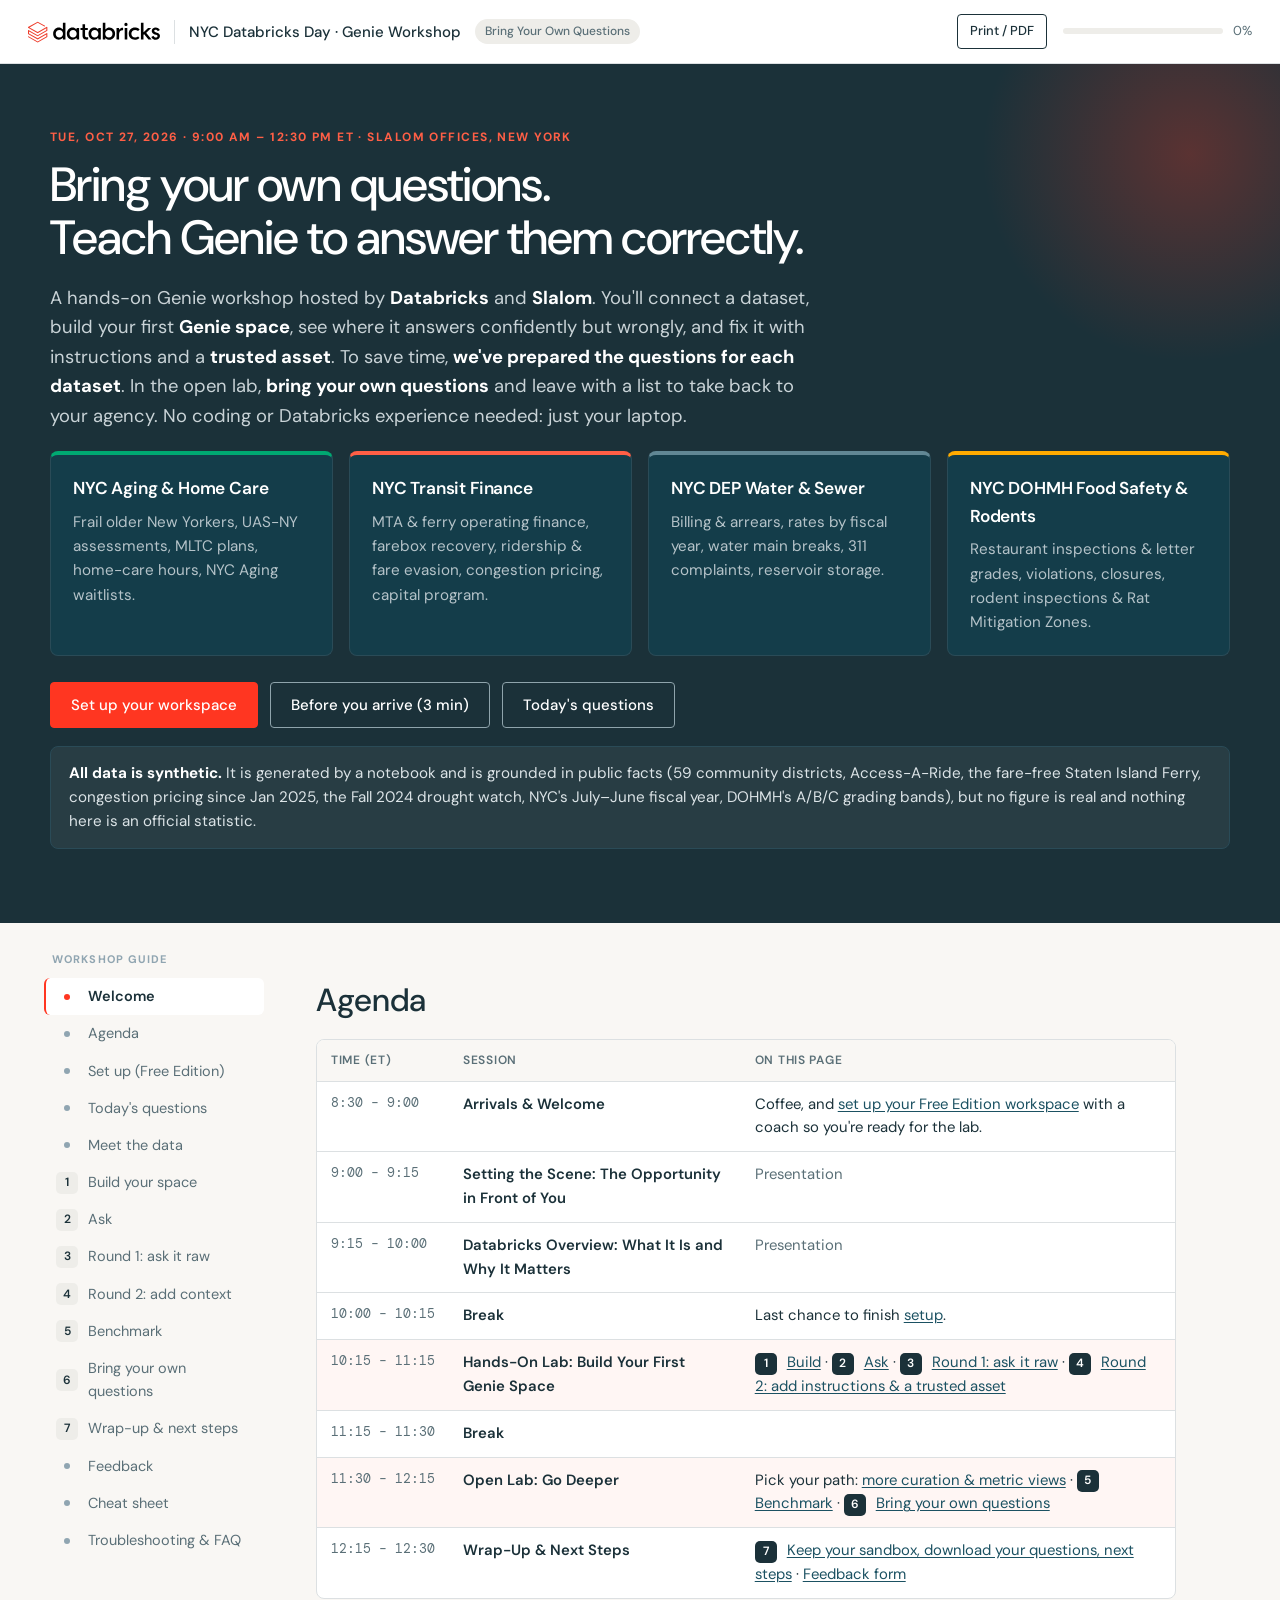
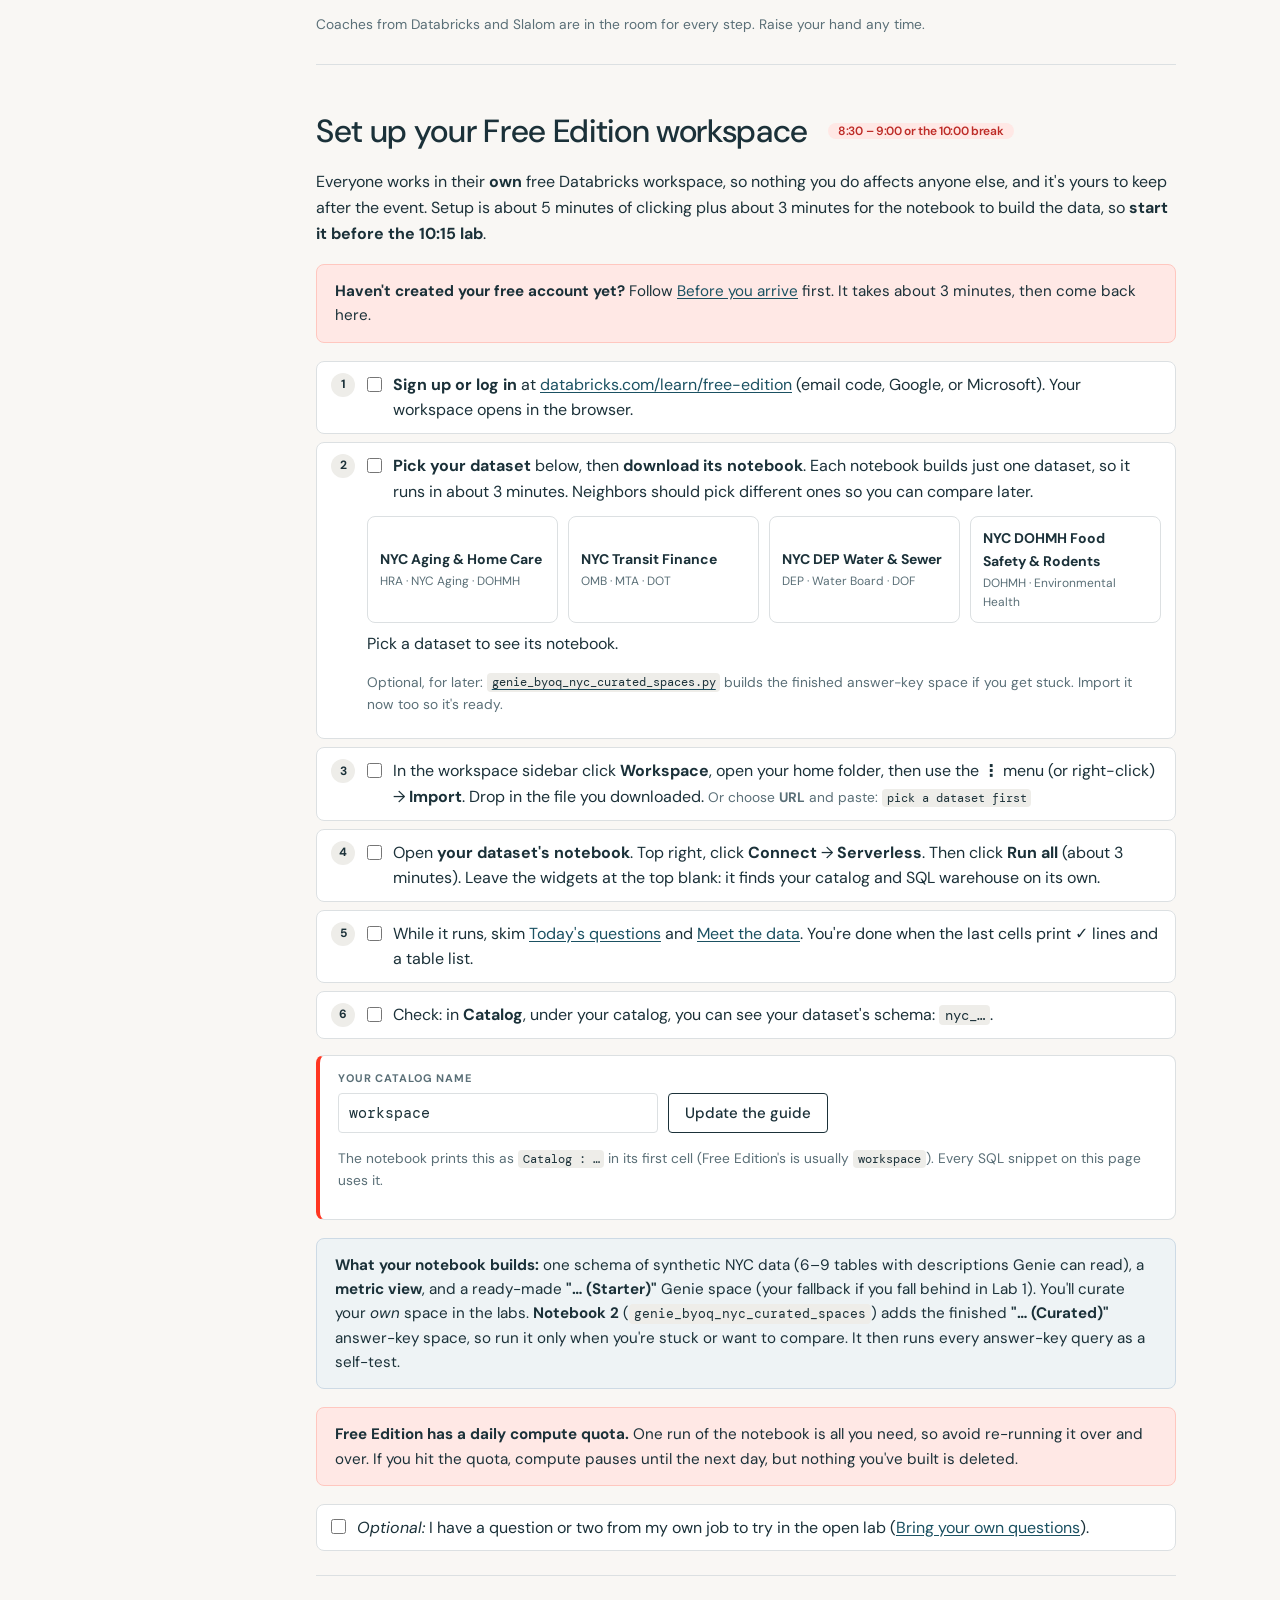
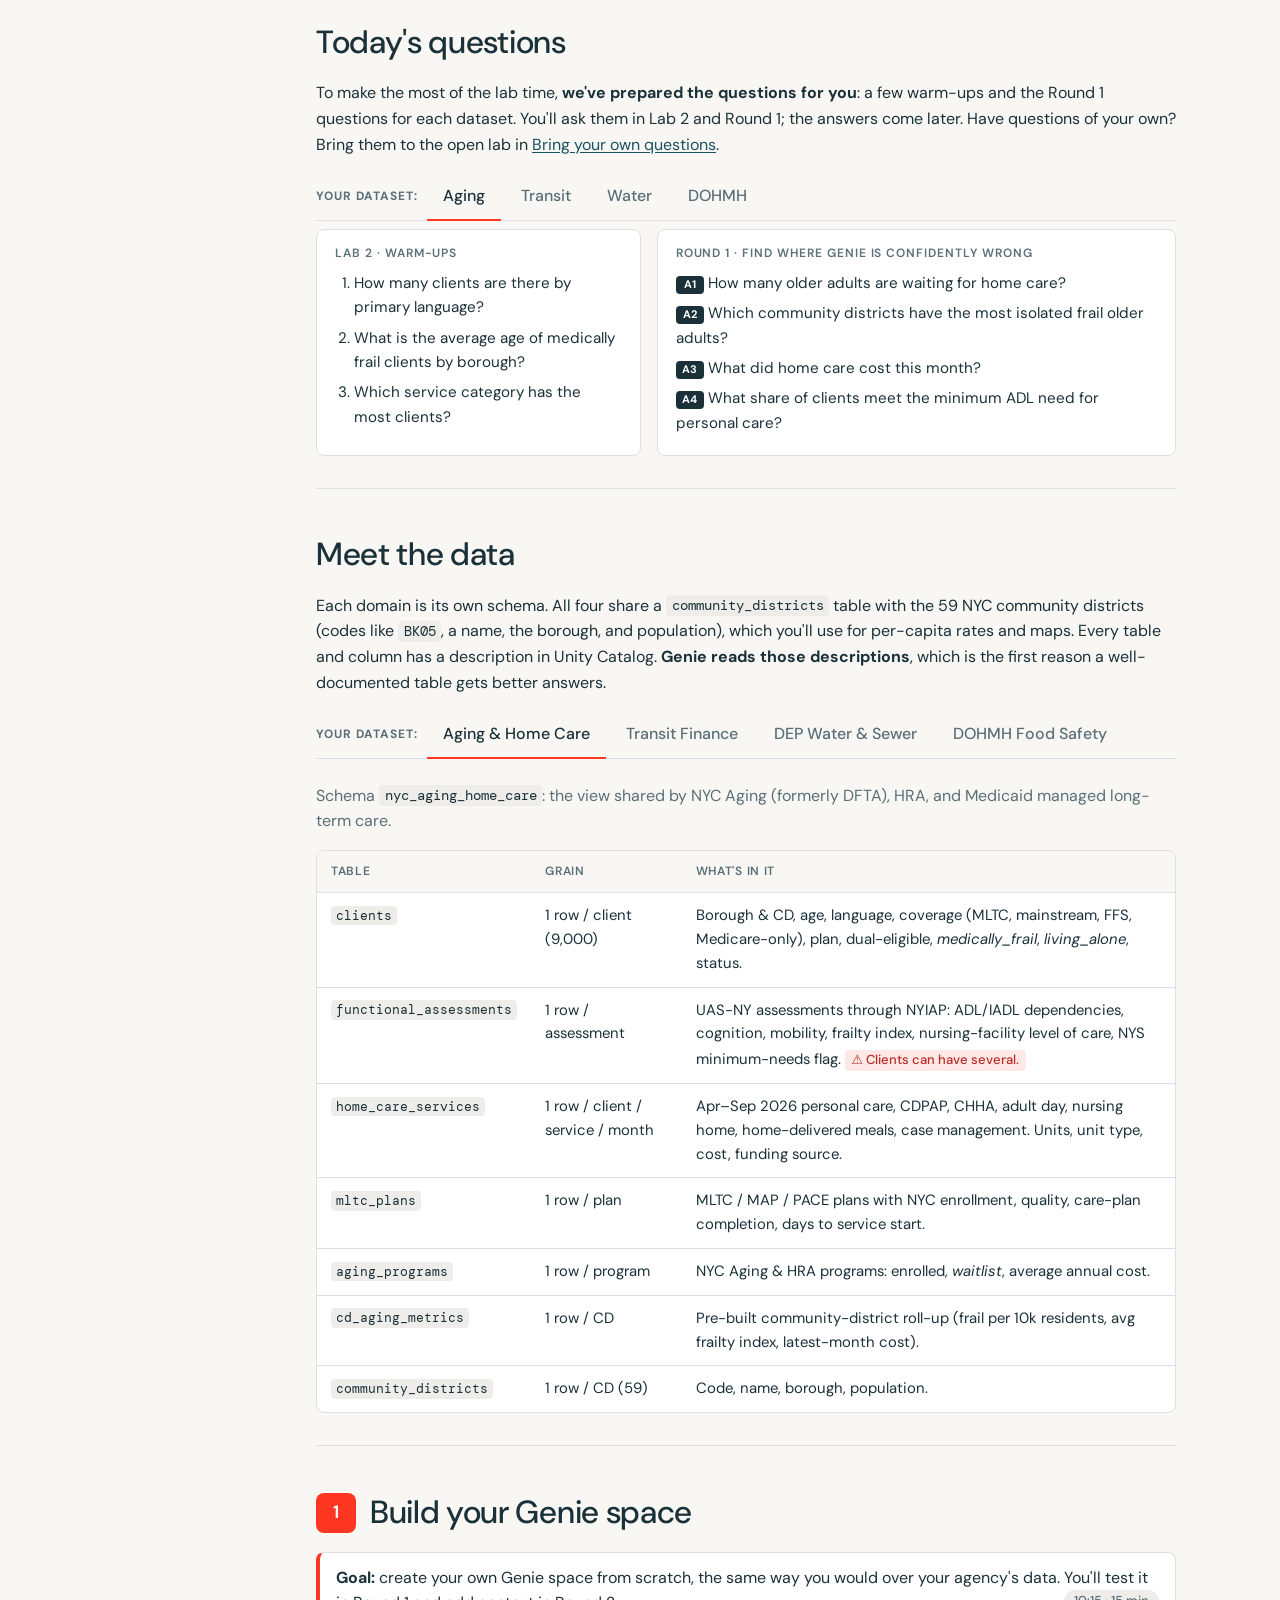
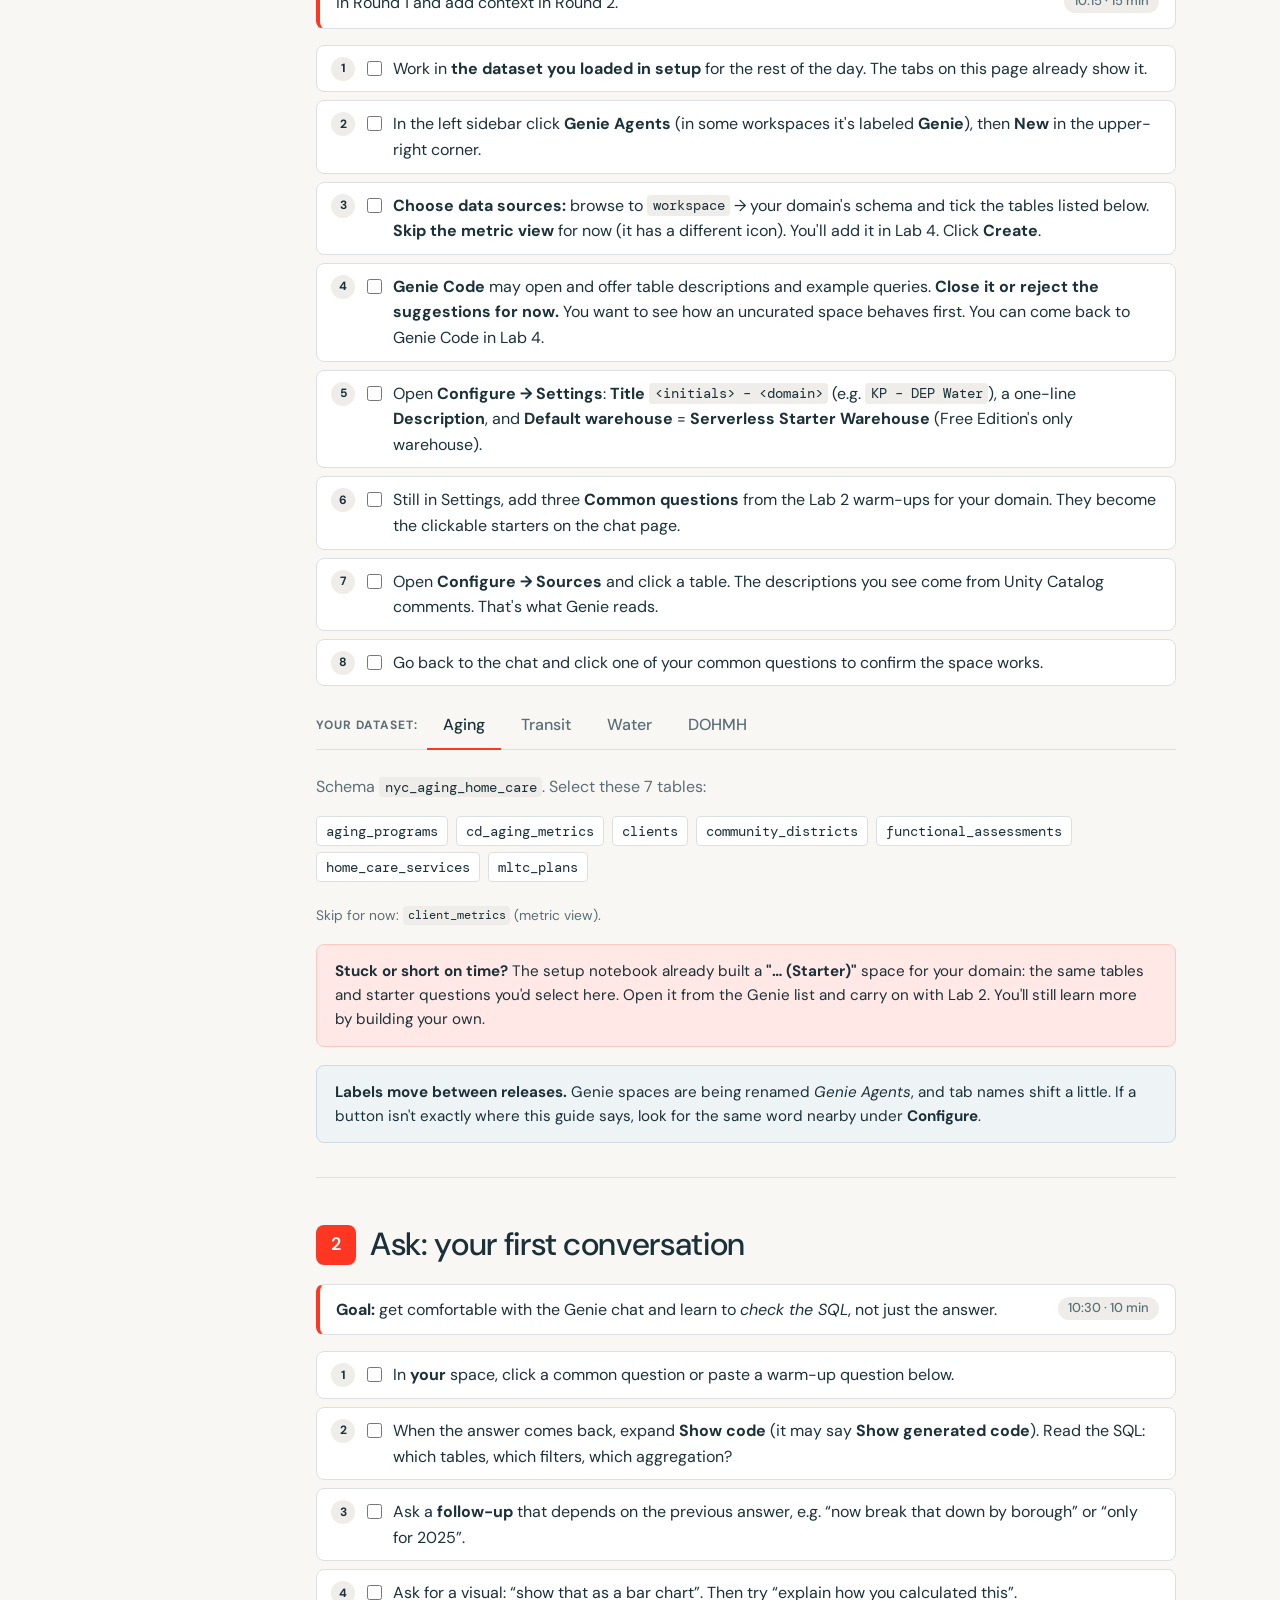
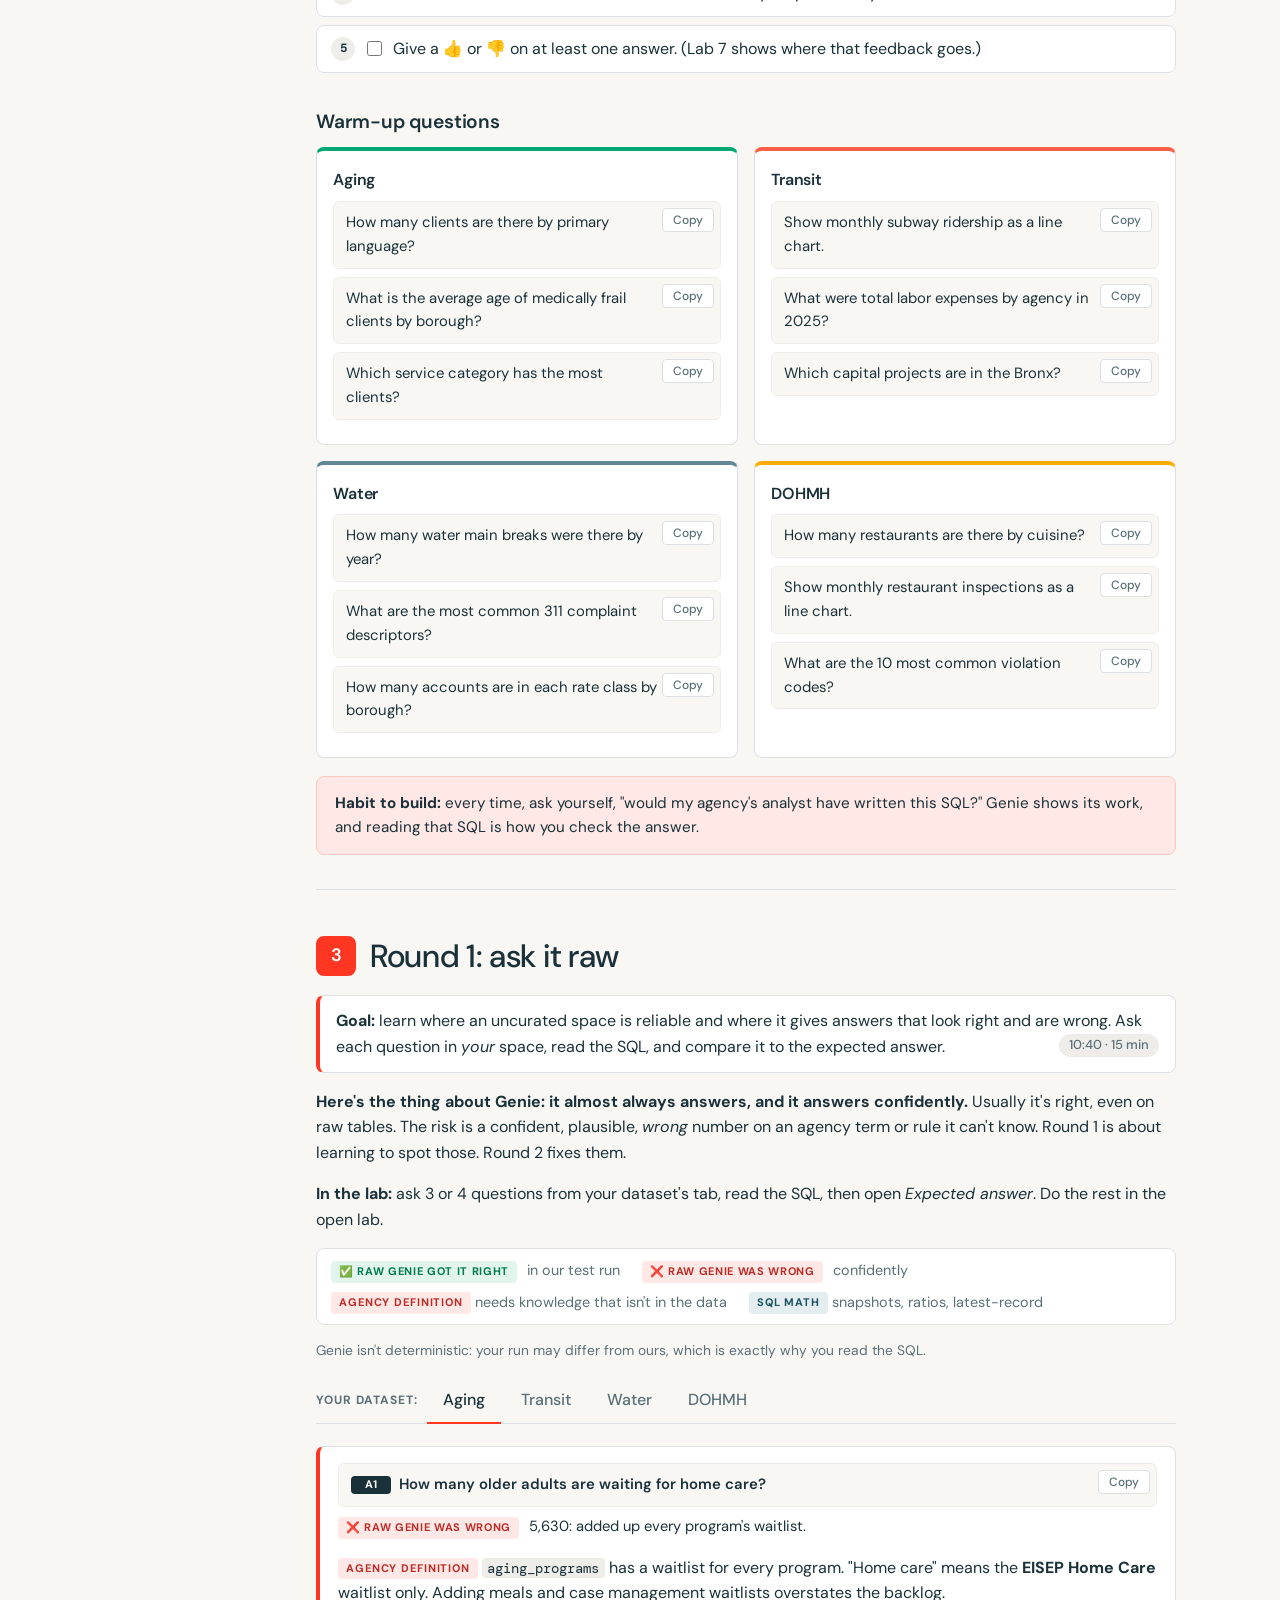
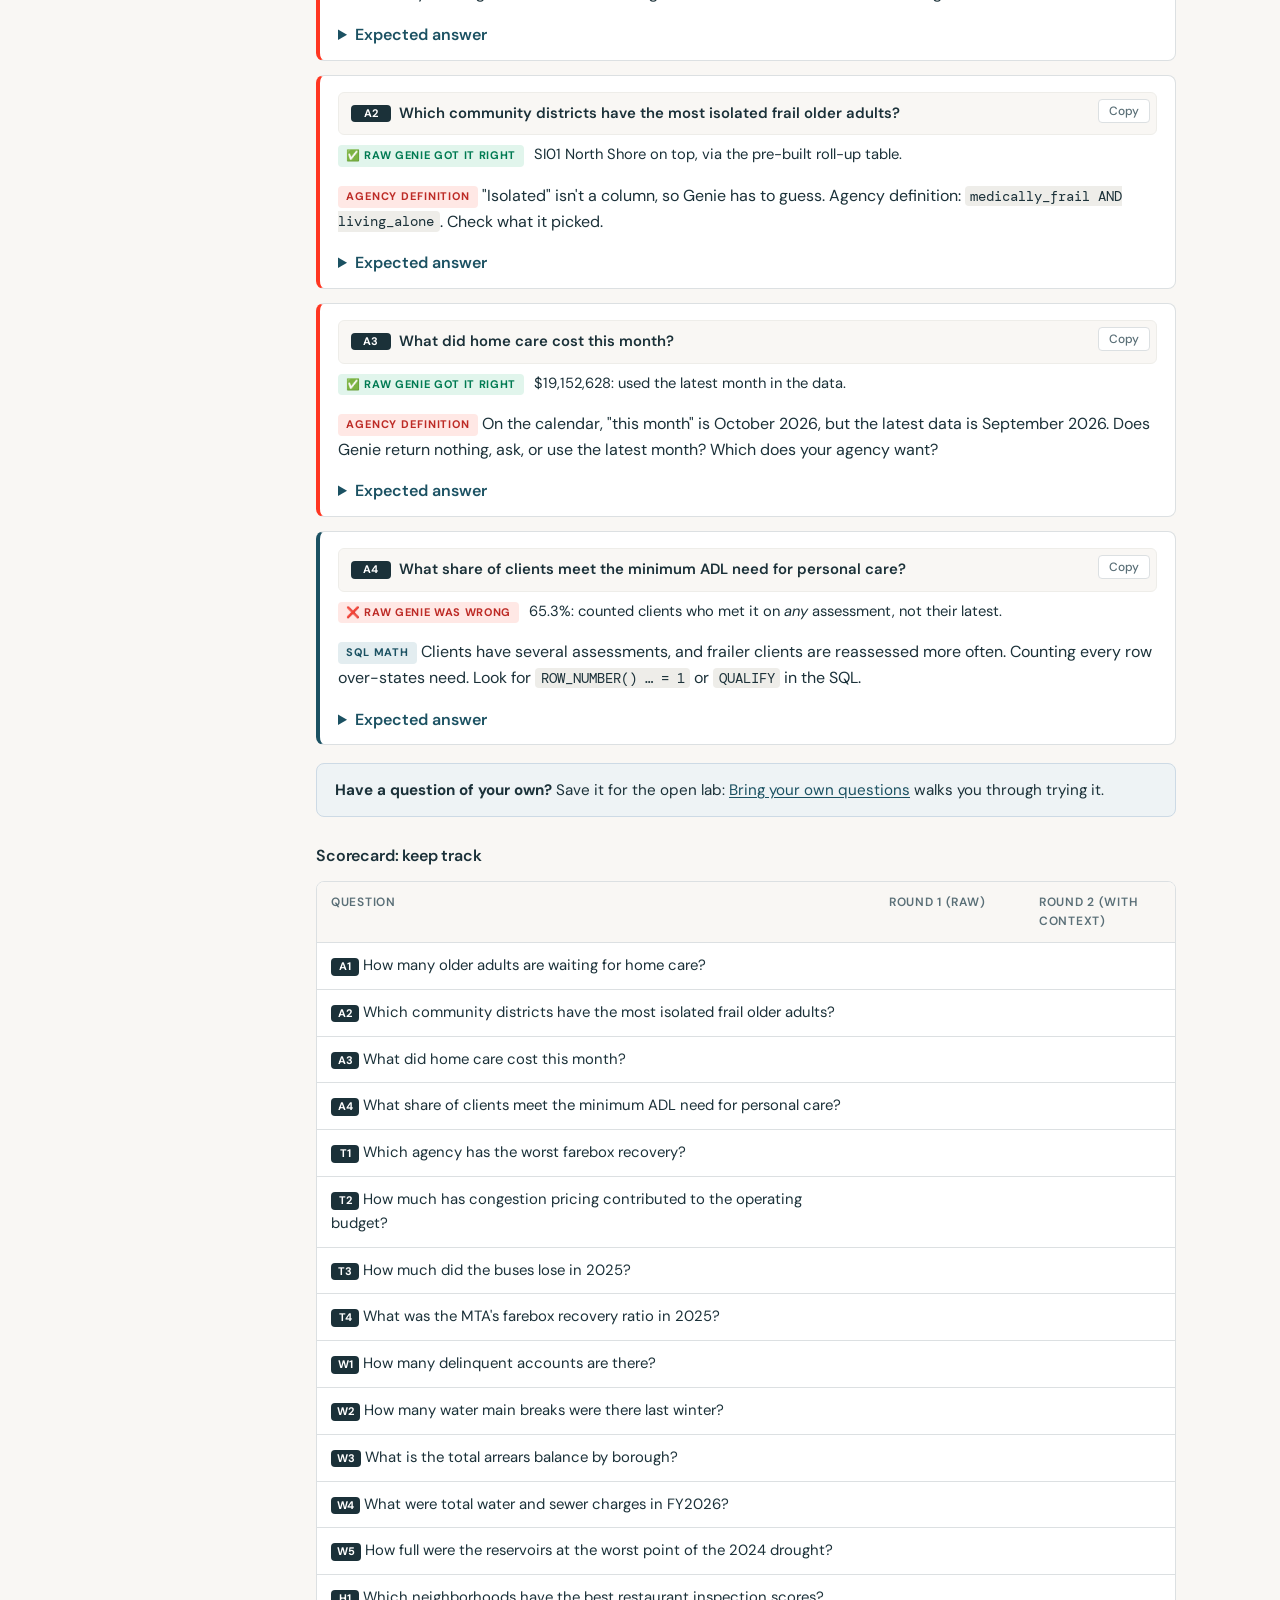
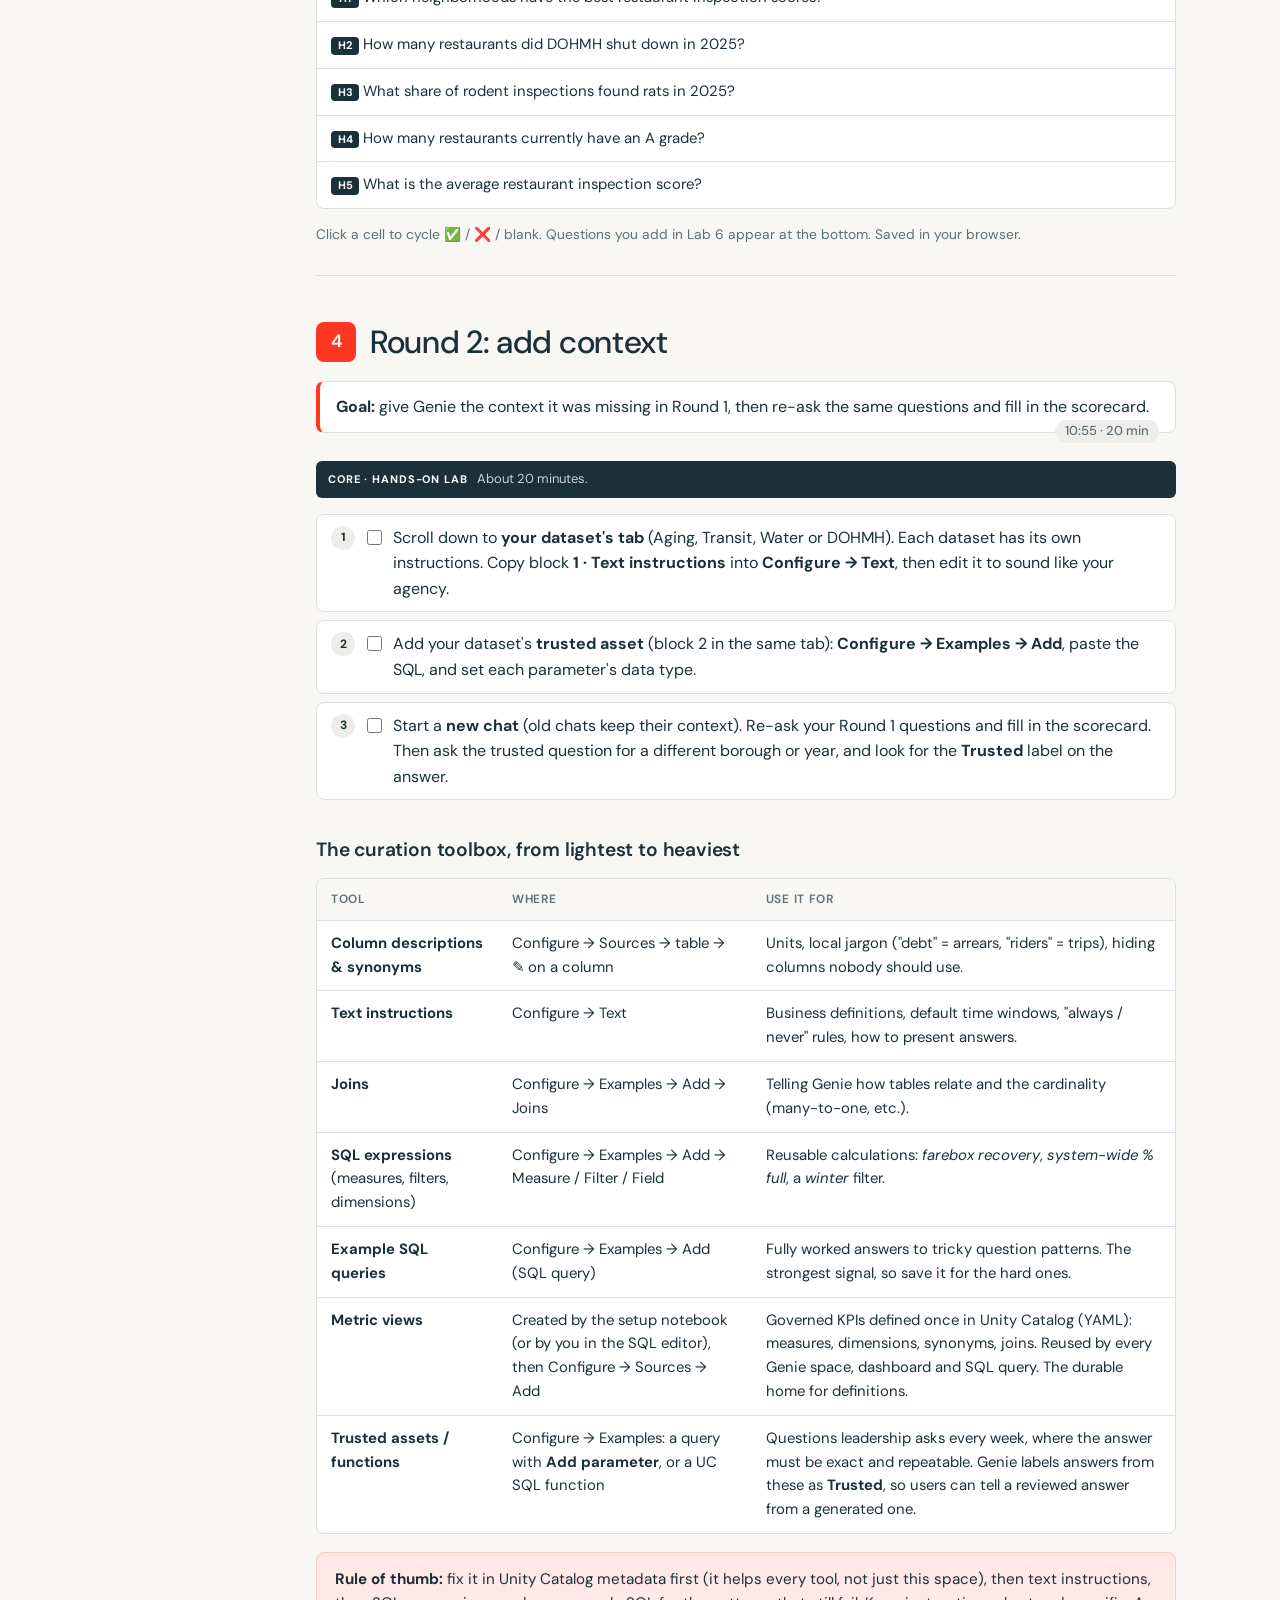
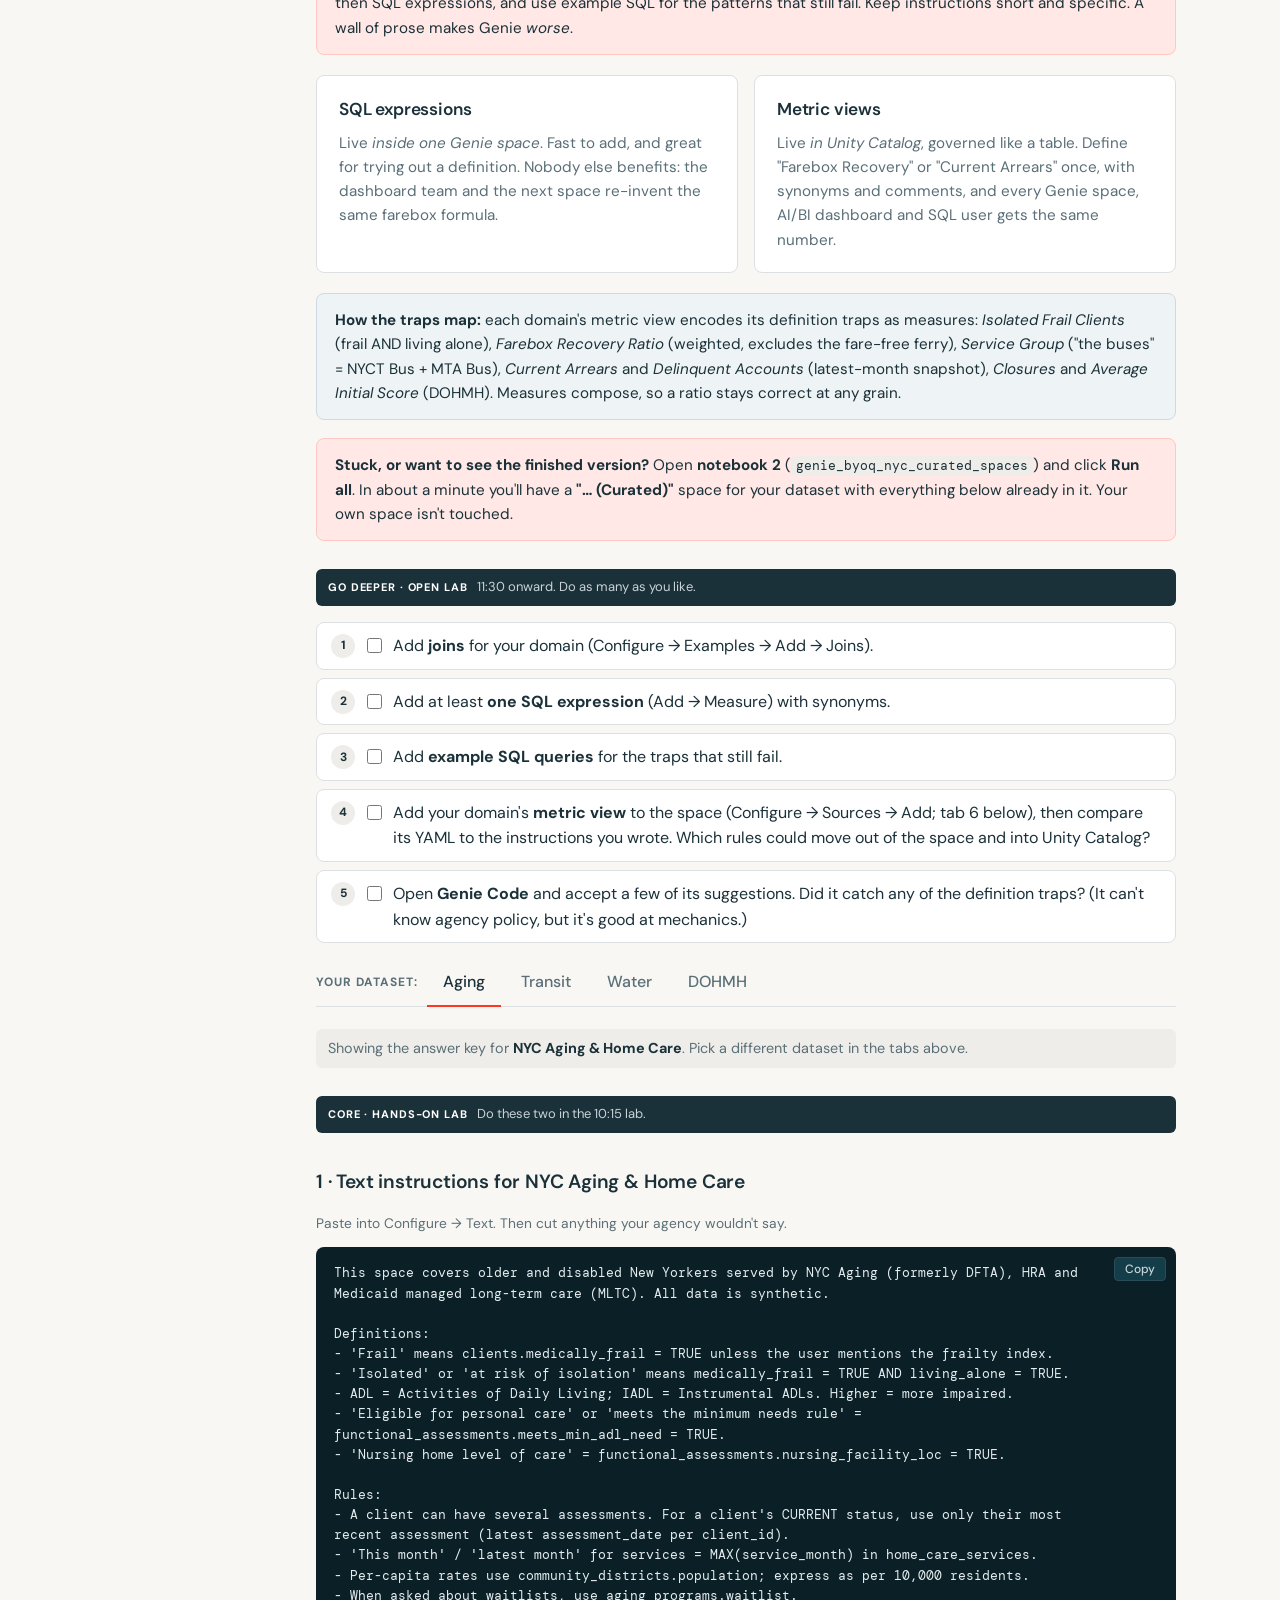
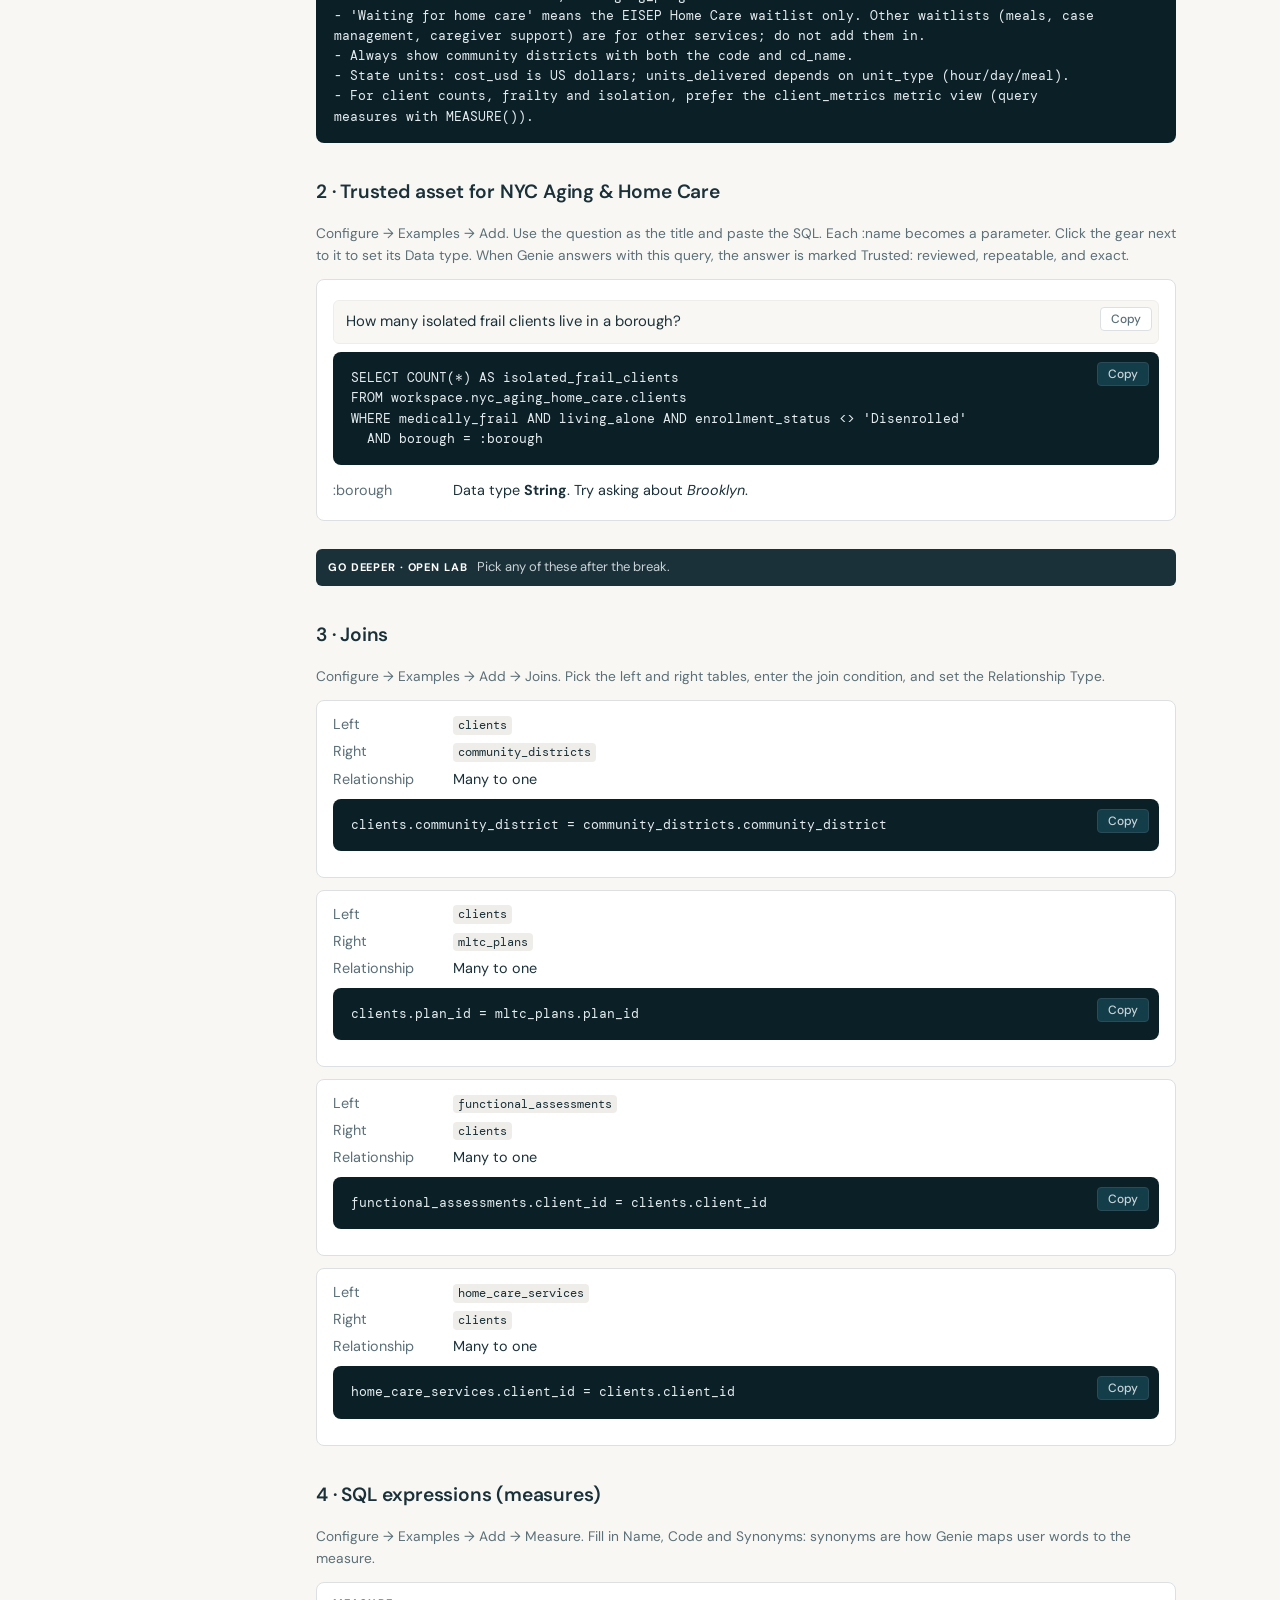
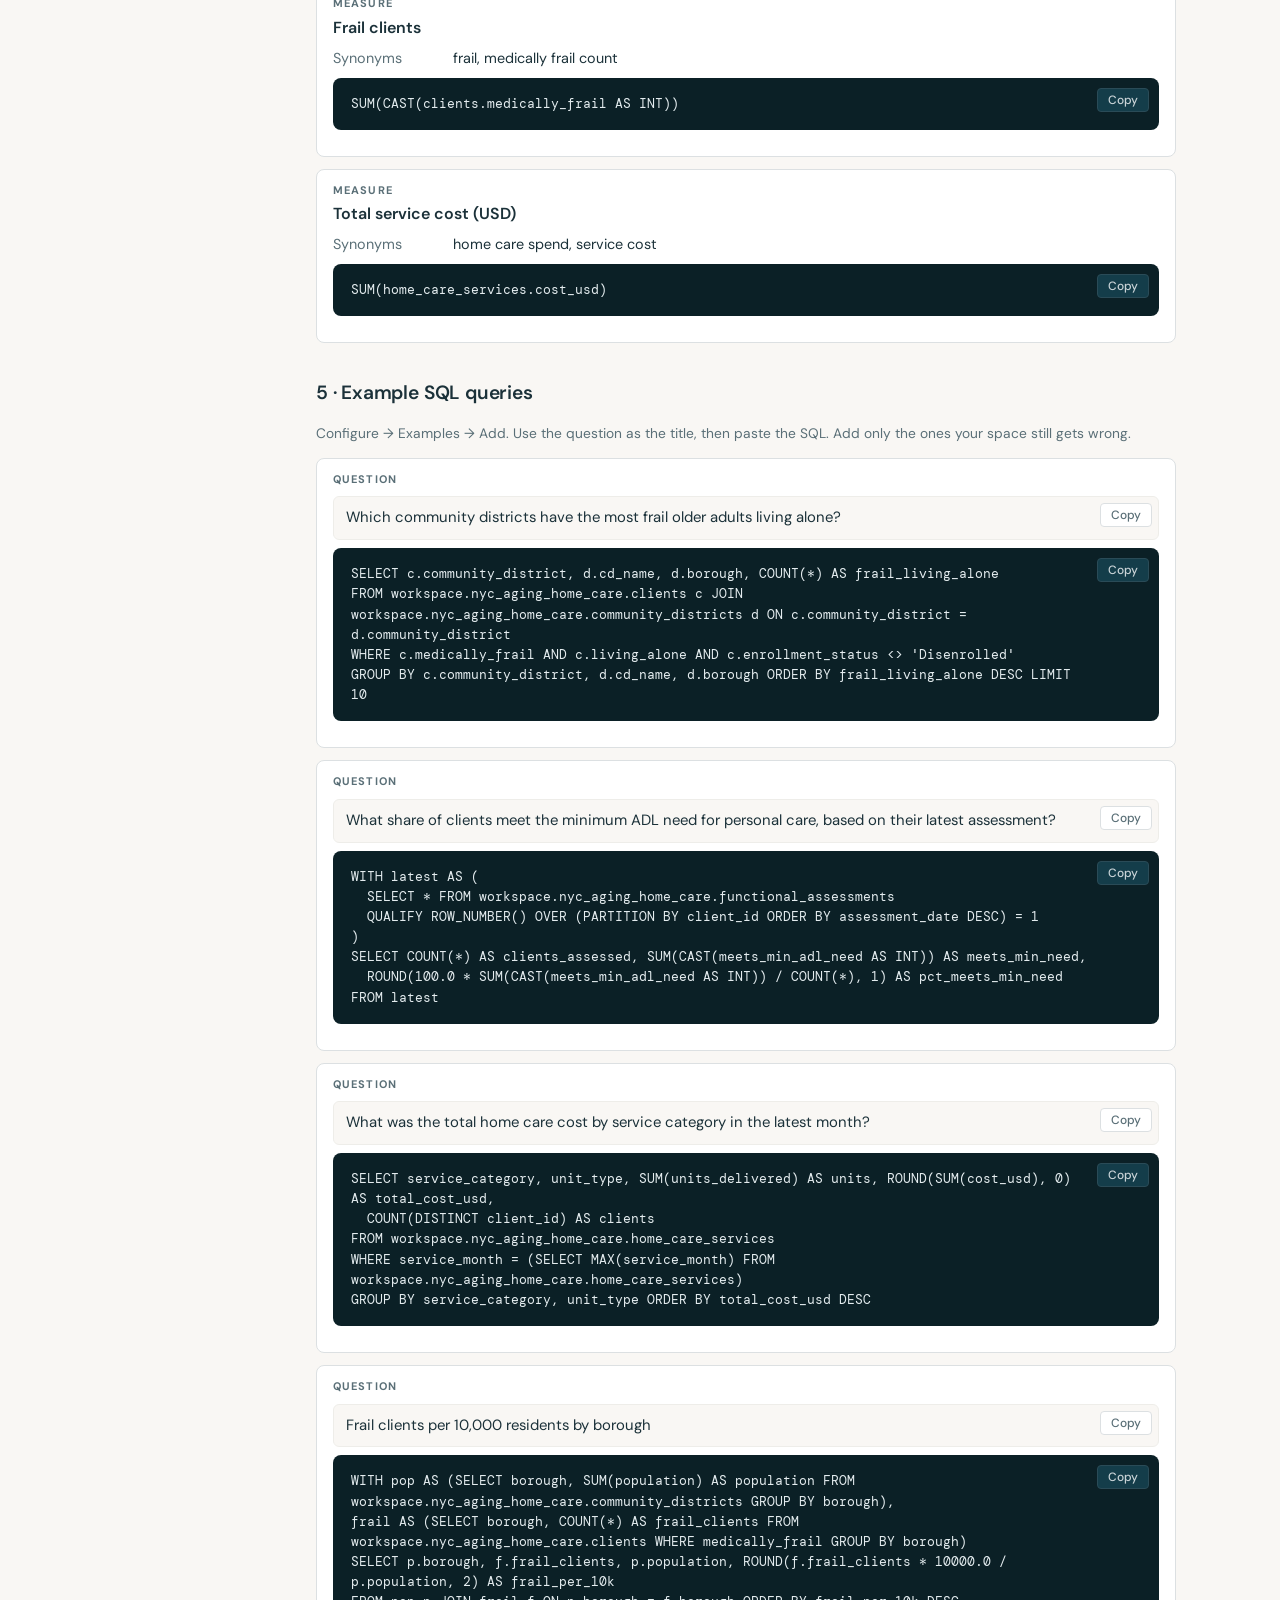
<file: site/index.html>
<!doctype html>
<html lang="en">
<head>
<meta charset="utf-8">
<meta name="viewport" content="width=device-width, initial-scale=1">
<title>NYC Databricks Day · Genie Workshop: Bring Your Own Questions</title>
<link rel="icon" href="databricks-logo.svg">
<link rel="preconnect" href="https://fonts.googleapis.com">
<link rel="preconnect" href="https://fonts.gstatic.com" crossorigin>
<link href="https://fonts.googleapis.com/css2?family=DM+Mono:wght@400;500&family=DM+Sans:opsz,wght@9..40,400;9..40,500;9..40,600;9..40,700&display=swap" rel="stylesheet">
<link rel="stylesheet" href="styles.css">
</head>
<body>

<header class="topbar">
  <a class="brand" href="#welcome" style="text-decoration:none"><img src="databricks-logo.svg" alt="Databricks"><span class="divider"></span><span class="title">NYC Databricks Day · Genie Workshop</span><span class="pill">Bring Your Own Questions</span></a>
  <div class="top-actions">
  <button class="btn ghost sm" id="print-btn" type="button" title="Print this guide or save it as a PDF">Print / PDF</button>
  <div class="progress-wrap" title="Your progress is saved in this browser">
    <div class="progress"><div id="progress-bar"></div></div><span id="progress-label">0%</span>
  </div>
  </div>
</header>

<!-- ============================================================ WELCOME -->
<section id="welcome" class="hero"><div class="hero-inner">
  <p class="eyebrow">Tue, Oct 27, 2026 · 9:00 AM – 12:30 PM ET · Slalom offices, New York</p>
  <h1>Bring your own questions.<br>Teach Genie to answer them correctly.</h1>
  <p class="lead">A hands-on Genie workshop hosted by <strong>Databricks</strong> and <strong>Slalom</strong>. You'll connect a dataset, build your first
  <strong>Genie space</strong>, see where it answers confidently but wrongly, and fix it with instructions and a <strong>trusted asset</strong>.
  To save time, <strong>we've prepared the questions for each dataset</strong>. In the open lab, <strong>bring your own questions</strong> and leave with a list
  to take back to your agency. No coding or Databricks experience needed: just your laptop.</p>
  <div class="cards four">
    <div class="card domain aging"><h3>NYC Aging &amp; Home Care</h3><p>Frail older New Yorkers, UAS-NY assessments, MLTC plans, home-care hours, NYC Aging waitlists.</p></div>
    <div class="card domain transit"><h3>NYC Transit Finance</h3><p>MTA &amp; ferry operating finance, farebox recovery, ridership &amp; fare evasion, congestion pricing, capital program.</p></div>
    <div class="card domain water"><h3>NYC DEP Water &amp; Sewer</h3><p>Billing &amp; arrears, rates by fiscal year, water main breaks, 311 complaints, reservoir storage.</p></div>
    <div class="card domain health"><h3>NYC DOHMH Food Safety &amp; Rodents</h3><p>Restaurant inspections &amp; letter grades, violations, closures, rodent inspections &amp; Rat Mitigation Zones.</p></div>
  </div>
  <div class="hero-ctas">
    <a class="btn" href="#setup">Set up your workspace</a>
    <a class="btn ghost" href="setup.html">Before you arrive (3 min)</a>
    <a class="btn ghost" href="#questions">Today's questions</a>
  </div>
  <div class="callout info"><strong>All data is synthetic.</strong> It is generated by a notebook and is grounded in public facts
  (59 community districts, Access-A-Ride, the fare-free Staten Island Ferry, congestion pricing since Jan 2025, the Fall 2024
  drought watch, NYC's July–June fiscal year, DOHMH's A/B/C grading bands), but no figure is real and nothing here is an official statistic.</div>
</div></section>


<div class="layout">
<nav class="sidebar" id="sidebar">
  <div class="line">
    <p class="nav-label">Workshop guide</p>
    <a href="#welcome"><span class="stop"></span>Welcome</a>
    <a href="#agenda"><span class="stop"></span>Agenda</a>
    <a href="#setup"><span class="stop"></span>Set up (Free Edition)</a>
    <a href="#questions"><span class="stop"></span>Today's questions</a>
    <a href="#data"><span class="stop"></span>Meet the data</a>
    <a href="#lab1"><span class="bullet sm b-red">1</span>Build your space</a>
    <a href="#lab2"><span class="bullet sm b-blue">2</span>Ask</a>
    <a href="#lab3"><span class="bullet sm b-yellow">3</span>Round 1: ask it raw</a>
    <a href="#lab4"><span class="bullet sm b-green">4</span>Round 2: add context</a>
    <a href="#lab5"><span class="bullet sm b-orange">5</span>Benchmark</a>
    <a href="#lab6"><span class="bullet sm b-purple">6</span>Bring your own questions</a>
    <a href="#lab7"><span class="bullet sm b-gray">7</span>Wrap-up &amp; next steps</a>
    <a href="#feedback"><span class="stop"></span>Feedback</a>
    <a href="#cheatsheet"><span class="stop"></span>Cheat sheet</a>
    <a href="#troubleshooting"><span class="stop"></span>Troubleshooting &amp; FAQ</a>
  </div>
</nav>

<main>

<!-- ============================================================ AGENDA -->
<section id="agenda">
  <h2>Agenda</h2>
  <table class="agenda">
    <thead><tr><th>Time (ET)</th><th>Session</th><th>On this page</th></tr></thead>
    <tbody>
      <tr><td class="slot">8:30 – 9:00</td><td>Arrivals &amp; Welcome</td><td>Coffee, and <a href="#setup">set up your Free Edition workspace</a> with a coach so you're ready for the lab.</td></tr>
      <tr><td class="slot">9:00 – 9:15</td><td>Setting the Scene: The Opportunity in Front of You</td><td class="muted">Presentation</td></tr>
      <tr><td class="slot">9:15 – 10:00</td><td>Databricks Overview: What It Is and Why It Matters</td><td class="muted">Presentation</td></tr>
      <tr><td class="slot">10:00 – 10:15</td><td>Break</td><td>Last chance to finish <a href="#setup">setup</a>.</td></tr>
      <tr class="lab-row"><td class="slot">10:15 – 11:15</td><td>Hands-On Lab: Build Your First Genie Space</td><td>
        <span class="bullet sm b-red">1</span> <a href="#lab1">Build</a> ·
        <span class="bullet sm b-blue">2</span> <a href="#lab2">Ask</a> ·
        <span class="bullet sm b-yellow">3</span> <a href="#lab3">Round 1: ask it raw</a> ·
        <span class="bullet sm b-green">4</span> <a href="#lab4">Round 2: add instructions &amp; a trusted asset</a></td></tr>
      <tr><td class="slot">11:15 – 11:30</td><td>Break</td><td></td></tr>
      <tr class="lab-row"><td class="slot">11:30 – 12:15</td><td>Open Lab: Go Deeper</td><td>Pick your path:
        <a href="#lab4">more curation &amp; metric views</a> ·
        <span class="bullet sm b-orange">5</span> <a href="#lab5">Benchmark</a> ·
        <span class="bullet sm b-purple">6</span> <a href="#lab6">Bring your own questions</a></td></tr>
      <tr><td class="slot">12:15 – 12:30</td><td>Wrap-Up &amp; Next Steps</td><td><span class="bullet sm b-gray">7</span> <a href="#lab7">Keep your sandbox, download your questions, next steps</a> · <a href="#feedback">Feedback form</a></td></tr>
    </tbody>
  </table>
  <p class="muted small">Coaches from Databricks and Slalom are in the room for every step. Raise your hand any time.</p>
</section>

<!-- ============================================================ SETUP -->
<section id="setup">
  <h2>Set up your Free Edition workspace <span class="when">8:30 – 9:00 or the 10:00 break</span></h2>
  <p>Everyone works in their <strong>own</strong> free Databricks workspace, so nothing you do affects anyone else, and it's yours to keep after the event.
  Setup is about 5 minutes of clicking plus about 3 minutes for the notebook to build the data, so <strong>start it before the 10:15 lab</strong>.</p>
  <div class="callout tip"><strong>Haven't created your free account yet?</strong> Follow <a href="setup.html">Before you arrive</a> first. It takes about 3 minutes, then come back here.</div>
  <ol class="steps" data-group="setup">
    <li><label><input type="checkbox" data-id="s1"> <strong>Sign up or log in</strong> at <a href="https://www.databricks.com/learn/free-edition" target="_blank" rel="noopener">databricks.com/learn/free-edition</a>
      (email code, Google, or Microsoft). Your workspace opens in the browser.</label></li>
    <li><label><input type="checkbox" data-id="s2"> <strong>Pick your dataset</strong> below, then <strong>download its notebook</strong>. Each notebook builds just one dataset, so it runs in about 3 minutes.
      Neighbors should pick different ones so you can compare later.</label>
      <div class="domain-picker" id="domain-picker">
        <button type="button" data-pick="aging" data-nb="genie_nyc_aging.py" data-schema="nyc_aging_home_care"><strong>NYC Aging &amp; Home Care</strong><span>HRA · NYC Aging · DOHMH</span></button>
        <button type="button" data-pick="transit" data-nb="genie_nyc_transit.py" data-schema="nyc_transit_finance"><strong>NYC Transit Finance</strong><span>OMB · MTA · DOT</span></button>
        <button type="button" data-pick="water" data-nb="genie_nyc_water.py" data-schema="nyc_dep_water"><strong>NYC DEP Water &amp; Sewer</strong><span>DEP · Water Board · DOF</span></button>
        <button type="button" data-pick="health" data-nb="genie_nyc_dohmh.py" data-schema="nyc_dohmh_food_safety"><strong>NYC DOHMH Food Safety &amp; Rodents</strong><span>DOHMH · Environmental Health</span></button>
      </div>
      <p class="nb-download" id="nb-download">Pick a dataset to see its notebook.</p>
      <p class="muted small">Optional, for later: <a href="genie_byoq_nyc_curated_spaces.py" download><code>genie_byoq_nyc_curated_spaces.py</code></a> builds the finished answer-key space if you get stuck. Import it now too so it's ready.</p></li>
    <li><label><input type="checkbox" data-id="s3"> In the workspace sidebar click <strong>Workspace</strong>, open your home folder, then use the <strong>⋮</strong> menu (or right-click) → <strong>Import</strong>.
      Drop in the file you downloaded. <span class="muted small">Or choose <strong>URL</strong> and paste: <code id="nb-url">pick a dataset first</code></span></label></li>
    <li><label><input type="checkbox" data-id="s4"> Open <strong>your dataset's notebook</strong>. Top right, click <strong>Connect</strong> → <strong>Serverless</strong>. Then click <strong>Run all</strong> (about 3 minutes).
      Leave the widgets at the top blank: it finds your catalog and SQL warehouse on its own.</label></li>
    <li><label><input type="checkbox" data-id="s5"> While it runs, skim <a href="#questions">Today's questions</a> and <a href="#data">Meet the data</a>. You're done when the last cells print ✓ lines and a table list.</label></li>
    <li><label><input type="checkbox" data-id="s6"> Check: in <strong>Catalog</strong>, under your catalog, you can see your dataset's schema: <code class="my-schema">nyc_…</code>.</label></li>
  </ol>
  <div class="catalog-box">
    <label for="catalog-input">Your catalog name</label>
    <div class="catalog-row"><input id="catalog-input" spellcheck="false"><button class="btn ghost" id="catalog-save" type="button">Update the guide</button></div>
    <p class="muted small">The notebook prints this as <code>Catalog : …</code> in its first cell (Free Edition's is usually <code>workspace</code>).
    Every SQL snippet on this page uses it.</p>
  </div>
  <div class="callout info"><strong>What your notebook builds:</strong> one schema of synthetic NYC data (6–9 tables with descriptions Genie can read), a <strong>metric view</strong>,
  and a ready-made <strong>"… (Starter)"</strong> Genie space (your fallback if you fall behind in Lab 1). You'll curate your <em>own</em> space in the labs.
  <strong>Notebook 2</strong> (<code>genie_byoq_nyc_curated_spaces</code>) adds the finished <strong>"… (Curated)"</strong> answer-key space, so run it only when you're stuck or want to compare.
  It then runs every answer-key query as a self-test.</div>
  <div class="callout tip"><strong>Free Edition has a daily compute quota.</strong> One run of the notebook is all you need, so avoid re-running it over and over.
  If you hit the quota, compute pauses until the next day, but nothing you've built is deleted.</div>
  <div class="checklist" data-group="before">
    <label><input type="checkbox" data-id="b5"> <em>Optional:</em> I have a question or two from my own job to try in the open lab (<a href="#lab6">Bring your own questions</a>).</label>
  </div>
</section>

<!-- ============================================================ TODAY'S QUESTIONS -->
<section id="questions">
  <h2>Today's questions</h2>
  <p>To make the most of the lab time, <strong>we've prepared the questions for you</strong>: a few warm-ups and the Round 1 questions for each dataset.
  You'll ask them in Lab 2 and Round 1; the answers come later. Have questions of your own? Bring them to the open lab in
  <a href="#lab6">Bring your own questions</a>.</p>
  <div class="tabs" data-tabs="questions">
    <div class="tab-buttons">
      <button class="active" data-tab="p-aging">Aging</button>
      <button data-tab="p-transit">Transit</button>
      <button data-tab="p-water">Water</button>
      <button data-tab="p-health">DOHMH</button>
    </div>
    <div class="tab-panel active" id="p-aging" data-qlist="aging"></div>
    <div class="tab-panel" id="p-transit" data-qlist="transit"></div>
    <div class="tab-panel" id="p-water" data-qlist="water"></div>
    <div class="tab-panel" id="p-health" data-qlist="health"></div>
  </div>
</section>

<!-- ============================================================ DATA -->
<section id="data">
  <h2>Meet the data</h2>
  <p>Each domain is its own schema. All four share a <code>community_districts</code> table with the 59 NYC community
  districts (codes like <code>BK05</code>, a name, the borough, and population), which you'll use for per-capita rates and maps.
  Every table and column has a description in Unity Catalog. <strong>Genie reads those descriptions</strong>, which is the first reason a
  well-documented table gets better answers.</p>

  <div class="tabs" data-tabs="data">
    <div class="tab-buttons">
      <button class="active" data-tab="d-aging">Aging &amp; Home Care</button>
      <button data-tab="d-transit">Transit Finance</button>
      <button data-tab="d-water">DEP Water &amp; Sewer</button>
      <button data-tab="d-health">DOHMH Food Safety</button>
    </div>

    <div class="tab-panel active" id="d-aging">
      <p class="schema">Schema <code>nyc_aging_home_care</code>: the view shared by NYC Aging (formerly DFTA), HRA, and Medicaid managed long-term care.</p>
      <table class="tables">
        <thead><tr><th>Table</th><th>Grain</th><th>What's in it</th></tr></thead>
        <tbody>
          <tr><td><code>clients</code></td><td>1 row / client (9,000)</td><td>Borough &amp; CD, age, language, coverage (MLTC, mainstream, FFS, Medicare-only), plan, dual-eligible, <em>medically_frail</em>, <em>living_alone</em>, status.</td></tr>
          <tr><td><code>functional_assessments</code></td><td>1 row / assessment</td><td>UAS-NY assessments through NYIAP: ADL/IADL dependencies, cognition, mobility, frailty index, nursing-facility level of care, NYS minimum-needs flag. <span class="trap">Clients can have several.</span></td></tr>
          <tr><td><code>home_care_services</code></td><td>1 row / client / service / month</td><td>Apr–Sep 2026 personal care, CDPAP, CHHA, adult day, nursing home, home-delivered meals, case management. Units, unit type, cost, funding source.</td></tr>
          <tr><td><code>mltc_plans</code></td><td>1 row / plan</td><td>MLTC / MAP / PACE plans with NYC enrollment, quality, care-plan completion, days to service start.</td></tr>
          <tr><td><code>aging_programs</code></td><td>1 row / program</td><td>NYC Aging &amp; HRA programs: enrolled, <em>waitlist</em>, average annual cost.</td></tr>
          <tr><td><code>cd_aging_metrics</code></td><td>1 row / CD</td><td>Pre-built community-district roll-up (frail per 10k residents, avg frailty index, latest-month cost).</td></tr>
          <tr><td><code>community_districts</code></td><td>1 row / CD (59)</td><td>Code, name, borough, population.</td></tr>
        </tbody>
      </table>
    </div>

    <div class="tab-panel" id="d-transit">
      <p class="schema">Schema <code>nyc_transit_finance</code>: an OMB-style view of MTA agencies plus the City-run ferries.</p>
      <table class="tables">
        <thead><tr><th>Table</th><th>Grain</th><th>What's in it</th></tr></thead>
        <tbody>
          <tr><td><code>transit_agencies</code></td><td>1 row / agency (9)</td><td>Subway, NYCT Bus, MTA Bus, SIR, LIRR, Metro-North, Access-A-Ride, Staten Island Ferry, NYC Ferry; operator, mode, budget.</td></tr>
          <tr><td><code>monthly_financials</code></td><td>1 row / agency / month</td><td>Oct 2023–Sep 2026. Fare revenue, dedicated taxes, subsidies, federal, expense by type, operating balance, farebox ratio. <span class="trap">All <code>_m</code> columns are $ millions.</span></td></tr>
          <tr><td><code>ridership</code></td><td>1 row / agency / month</td><td>Total &amp; weekday trips, revenue miles/hours, subsidy per trip ($), fare evasion rate, on-time %.</td></tr>
          <tr><td><code>cbd_toll_program</code></td><td>1 row / month</td><td>Congestion pricing since Jan 2025: entries, gross &amp; net revenue, traffic reduction. <span class="trap">Funds capital, not operations.</span></td></tr>
          <tr><td><code>funding_sources</code></td><td>1 row / source</td><td>FY2026 budget by source, Operating vs Capital.</td></tr>
          <tr><td><code>capital_projects</code></td><td>1 row / project (110)</td><td>Second Ave Subway Ph 2, Penn Station Access, IBX, CBTC, ADA, electric buses, and more: budget, spent, status, funding.</td></tr>
        </tbody>
      </table>
    </div>

    <div class="tab-panel" id="d-water">
      <p class="schema">Schema <code>nyc_dep_water</code>: NYC DEP and Water Board operations and affordability. <strong>NYC fiscal year = July 1 – June 30.</strong></p>
      <table class="tables">
        <thead><tr><th>Table</th><th>Grain</th><th>What's in it</th></tr></thead>
        <tbody>
          <tr><td><code>water_accounts</code></td><td>1 row / account (6,000)</td><td>Borough &amp; CD, rate class, dwelling units, assistance program, collections status (incl. Lien-Eligible).</td></tr>
          <tr><td><code>monthly_billing</code></td><td>1 row / account / month</td><td>Jul 2025–Sep 2026. ccf used, water &amp; sewer charges, paid, <em>arrears_balance_usd</em>, days past due. <span class="trap">Arrears is a running balance.</span></td></tr>
          <tr><td><code>rate_schedules</code></td><td>1 row / rate / fiscal year</td><td>FY2026 &amp; FY2027 water $/ccf, sewer 159% of water, MCP flat rate. <span class="trap">Two rows per rate code.</span></td></tr>
          <tr><td><code>water_main_breaks</code></td><td>1 row / break</td><td>Jan 2023–Sep 2026: diameter, pipe material, install year, cause, customers without water, hours out, cost.</td></tr>
          <tr><td><code>service_requests_311</code></td><td>1 row / request</td><td>DEP 311: No Water, Low Pressure, Leak, Sewer Backup, Catch Basin, Street Flooding. Days to close.</td></tr>
          <tr><td><code>reservoir_storage</code></td><td>1 row / system / day</td><td>Catskill, Delaware, Croton since Jan 2024, including the Fall 2024 drought. <span class="trap">Don't average pct_full.</span></td></tr>
          <tr><td><code>assistance_programs</code></td><td>1 row / program</td><td>HWAP, MWAP, WDAP, Leak Forgiveness, Senior &amp; Disabled credit, Payment Agreements.</td></tr>
          <tr><td><code>infrastructure_assets</code></td><td>1 row / asset</td><td>Mains, sewers, catch basins, hydrants, pump stations, CSO outfalls, WRRFs: age, condition, criticality, cost.</td></tr>
        </tbody>
      </table>
    </div>

    <div class="tab-panel" id="d-health">
      <p class="schema">Schema <code>nyc_dohmh_food_safety</code>: NYC Department of Health and Mental Hygiene restaurant inspections and rodent control. <strong>Inspection scores: lower is better</strong> (0–13 = A, 14–27 = B, 28+ = C).</p>
      <table class="tables">
        <thead><tr><th>Table</th><th>Grain</th><th>What's in it</th></tr></thead>
        <tbody>
          <tr><td><code>restaurants</code></td><td>1 row / restaurant (6,000)</td><td>CAMIS ID, synthetic name, borough &amp; CD, cuisine, chain flag, permit start, status.</td></tr>
          <tr><td><code>inspections</code></td><td>1 row / inspection</td><td>Jan 2024–Sep 2026: initial, re-inspection, reopening and pre-permit inspections; score, grade, action (incl. closures), violation counts. <span class="trap">A restaurant has many inspections.</span></td></tr>
          <tr><td><code>violations</code></td><td>1 row / violation</td><td>Violation code and points per inspection. <span class="trap">Joining it to inspections repeats each inspection.</span></td></tr>
          <tr><td><code>violation_codes</code></td><td>1 row / code (18)</td><td>Description, category (Public Health Hazard / Critical / General), critical flag, base points.</td></tr>
          <tr><td><code>rodent_inspections</code></td><td>1 row / visit</td><td>Initial, Compliance, Bait and Clean Up visits; result (Passed, Rat Activity, …), Rat Mitigation Zone flag. <span class="trap">Bait &amp; Clean Up aren't inspections.</span></td></tr>
          <tr><td><code>community_districts</code></td><td>1 row / CD (59)</td><td>Code, name, borough, population.</td></tr>
        </tbody>
      </table>
    </div>
  </div>
</section>

<!-- ============================================================ LAB 1 -->
<section id="lab1" class="lab">
  <h2><span class="bullet b-red">1</span> Build your Genie space</h2>
  <p class="goal"><strong>Goal:</strong> create your own Genie space from scratch, the same way you would over your agency's data. You'll test it in Round 1 and add context in Round 2. <span class="time">10:15 · 15 min</span></p>
  <ol class="steps" data-group="lab1">
    <li><label><input type="checkbox" data-id="l1a"> Work in <strong>the dataset you loaded in setup</strong> for the rest of the day. The tabs on this page already show it.</label></li>
    <li><label><input type="checkbox" data-id="l1b"> In the left sidebar click <strong>Genie Agents</strong> (in some workspaces it's labeled <strong>Genie</strong>), then <strong>New</strong> in the upper-right corner.</label></li>
    <li><label><input type="checkbox" data-id="l1c"> <strong>Choose data sources:</strong> browse to <code><span class="cfg" data-cfg="catalog">workspace</span></code> → your domain's schema and tick the tables listed below. <strong>Skip the metric view</strong> for now (it has a different icon). You'll add it in Lab 4. Click <strong>Create</strong>.</label></li>
    <li><label><input type="checkbox" data-id="l1d"> <strong>Genie Code</strong> may open and offer table descriptions and example queries. <strong>Close it or reject the suggestions for now.</strong> You want to see how an uncurated space behaves first. You can come back to Genie Code in Lab 4.</label></li>
    <li><label><input type="checkbox" data-id="l1e"> Open <strong>Configure → Settings</strong>:
      <strong>Title</strong> <code>&lt;initials&gt; – &lt;domain&gt;</code> (e.g. <code>KP – DEP Water</code>),
      a one-line <strong>Description</strong>, and <strong>Default warehouse</strong> = <strong>Serverless Starter Warehouse</strong> (Free Edition's only warehouse).</label></li>
    <li><label><input type="checkbox" data-id="l1f"> Still in Settings, add three <strong>Common questions</strong> from the Lab 2 warm-ups for your domain. They become the clickable starters on the chat page.</label></li>
    <li><label><input type="checkbox" data-id="l1g"> Open <strong>Configure → Sources</strong> and click a table. The descriptions you see come from Unity Catalog comments. That's what Genie reads.</label></li>
    <li><label><input type="checkbox" data-id="l1h"> Go back to the chat and click one of your common questions to confirm the space works.</label></li>
  </ol>
  <div class="tabs" data-tabs="build">
    <div class="tab-buttons">
      <button class="active" data-tab="b-aging">Aging</button>
      <button data-tab="b-transit">Transit</button>
      <button data-tab="b-water">Water</button>
      <button data-tab="b-health">DOHMH</button>
    </div>
    <div class="tab-panel active" id="b-aging">
      <p class="schema">Schema <code>nyc_aging_home_care</code>. Select these 7 tables:</p>
      <p class="chips"><code>aging_programs</code> <code>cd_aging_metrics</code> <code>clients</code> <code>community_districts</code> <code>functional_assessments</code> <code>home_care_services</code> <code>mltc_plans</code></p>
      <p class="muted small">Skip for now: <code>client_metrics</code> (metric view).</p>
    </div>
    <div class="tab-panel" id="b-transit">
      <p class="schema">Schema <code>nyc_transit_finance</code>. Select these 6 tables:</p>
      <p class="chips"><code>capital_projects</code> <code>cbd_toll_program</code> <code>funding_sources</code> <code>monthly_financials</code> <code>ridership</code> <code>transit_agencies</code></p>
      <p class="muted small">Skip for now: <code>transit_operating_metrics</code> (metric view) and <code>community_districts</code> (not used in this domain).</p>
    </div>
    <div class="tab-panel" id="b-water">
      <p class="schema">Schema <code>nyc_dep_water</code>. Select these 9 tables:</p>
      <p class="chips"><code>assistance_programs</code> <code>community_districts</code> <code>infrastructure_assets</code> <code>monthly_billing</code> <code>rate_schedules</code> <code>reservoir_storage</code> <code>service_requests_311</code> <code>water_accounts</code> <code>water_main_breaks</code></p>
      <p class="muted small">Skip for now: <code>water_billing_metrics</code> (metric view).</p>
    </div>
    <div class="tab-panel" id="b-health">
      <p class="schema">Schema <code>nyc_dohmh_food_safety</code>. Select these 6 tables:</p>
      <p class="chips"><code>community_districts</code> <code>inspections</code> <code>restaurants</code> <code>rodent_inspections</code> <code>violation_codes</code> <code>violations</code></p>
      <p class="muted small">Skip for now: <code>inspection_metrics</code> (metric view).</p>
    </div>
  </div>
  <div class="callout tip"><strong>Stuck or short on time?</strong> The setup notebook already built a <strong>"… (Starter)"</strong> space for your domain:
  the same tables and starter questions you'd select here. Open it from the Genie list and carry on with Lab 2. You'll still learn more by building your own.</div>
  <div class="callout info"><strong>Labels move between releases.</strong> Genie spaces are being renamed <em>Genie Agents</em>, and tab names shift a little.
  If a button isn't exactly where this guide says, look for the same word nearby under <strong>Configure</strong>.</div>
</section>

<!-- ============================================================ LAB 2 -->
<section id="lab2" class="lab">
  <h2><span class="bullet b-blue">2</span> Ask: your first conversation</h2>
  <p class="goal"><strong>Goal:</strong> get comfortable with the Genie chat and learn to <em>check the SQL</em>, not just the answer. <span class="time">10:30 · 10 min</span></p>
  <ol class="steps" data-group="lab2">
    <li><label><input type="checkbox" data-id="l2a"> In <strong>your</strong> space, click a common question or paste a warm-up question below.</label></li>
    <li><label><input type="checkbox" data-id="l2b"> When the answer comes back, expand <strong>Show code</strong> (it may say <strong>Show generated code</strong>). Read the SQL: which tables, which filters, which aggregation?</label></li>
    <li><label><input type="checkbox" data-id="l2c"> Ask a <strong>follow-up</strong> that depends on the previous answer, e.g. <q>now break that down by borough</q> or <q>only for 2025</q>.</label></li>
    <li><label><input type="checkbox" data-id="l2d"> Ask for a visual: <q>show that as a bar chart</q>. Then try <q>explain how you calculated this</q>.</label></li>
    <li><label><input type="checkbox" data-id="l2e"> Give a 👍 or 👎 on at least one answer. (Lab 7 shows where that feedback goes.)</label></li>
  </ol>
  <h3>Warm-up questions</h3>
  <div class="qgrid">
    <div class="qcol aging"><h4>Aging</h4>
      <p class="q">How many clients are there by primary language?</p>
      <p class="q">What is the average age of medically frail clients by borough?</p>
      <p class="q">Which service category has the most clients?</p></div>
    <div class="qcol transit"><h4>Transit</h4>
      <p class="q">Show monthly subway ridership as a line chart.</p>
      <p class="q">What were total labor expenses by agency in 2025?</p>
      <p class="q">Which capital projects are in the Bronx?</p></div>
    <div class="qcol water"><h4>Water</h4>
      <p class="q">How many water main breaks were there by year?</p>
      <p class="q">What are the most common 311 complaint descriptors?</p>
      <p class="q">How many accounts are in each rate class by borough?</p></div>
    <div class="qcol health"><h4>DOHMH</h4>
      <p class="q">How many restaurants are there by cuisine?</p>
      <p class="q">Show monthly restaurant inspections as a line chart.</p>
      <p class="q">What are the 10 most common violation codes?</p></div>
  </div>
  <div class="callout tip"><strong>Habit to build:</strong> every time, ask yourself, "would my agency's analyst have written this SQL?"
  Genie shows its work, and reading that SQL is how you check the answer.</div>
</section>

<!-- ============================================================ LAB 3 -->
<section id="lab3" class="lab">
  <h2><span class="bullet b-yellow">3</span> Round 1: ask it raw</h2>
  <p class="goal"><strong>Goal:</strong> learn where an uncurated space is reliable and where it gives answers that look right and are wrong.
  Ask each question in <em>your</em> space, read the SQL, and compare it to the expected answer. <span class="time">10:40 · 15 min</span></p>
  <p><strong>Here's the thing about Genie: it almost always answers, and it answers confidently.</strong> Usually it's right, even on raw tables.
  The risk is a confident, plausible, <em>wrong</em> number on an agency term or rule it can't know. Round 1 is about learning to spot those.
  Round 2 fixes them.</p>
  <p><strong>In the lab:</strong> ask 3 or 4 questions from your dataset's tab, read the SQL, then open <em>Expected answer</em>. Do the rest in the open lab.</p>
  <div class="legend">
    <span><span class="raw-chip ok">✅ Raw Genie got it right</span> in our test run</span>
    <span><span class="raw-chip bad">❌ Raw Genie was wrong</span> confidently</span>
    <span><span class="kind def">Agency definition</span> needs knowledge that isn't in the data</span>
    <span><span class="kind mech">SQL math</span> snapshots, ratios, latest-record</span>
  </div>
  <p class="muted small">Genie isn't deterministic: your run may differ from ours, which is exactly why you read the SQL.</p>
  <div class="tabs" data-tabs="traps">
    <div class="tab-buttons">
      <button class="active" data-tab="t-aging">Aging</button>
      <button data-tab="t-transit">Transit</button>
      <button data-tab="t-water">Water</button>
      <button data-tab="t-health">DOHMH</button>
    </div>

    <div class="tab-panel active" id="t-aging">
      <div class="trapcard def">
        <p class="q" data-qid="A1">How many older adults are waiting for home care?</p>
        <p class="raw bad"><span>❌ Raw Genie was wrong</span> 5,630: added up every program's waitlist.</p>
        <p><span class="kind def">Agency definition</span> <code>aging_programs</code> has a waitlist for every program. "Home care" means the <strong>EISEP Home Care</strong> waitlist only. Adding meals and case management waitlists overstates the backlog.</p>
        <details><summary>Expected answer</summary><p><strong data-ans="aging_hc_wait">…</strong> on the EISEP Home Care waitlist. Summing every program gives <span data-ans="aging_all_wait">…</span>. In testing, <em>both</em> a raw space and a lightly curated one made that mistake until a one-line rule was added.</p></details>
      </div>
      <div class="trapcard def">
        <p class="q" data-qid="A2">Which community districts have the most isolated frail older adults?</p>
        <p class="raw ok"><span>✅ Raw Genie got it right</span> SI01 North Shore on top, via the pre-built roll-up table.</p>
        <p><span class="kind def">Agency definition</span> "Isolated" isn't a column, so Genie has to guess. Agency definition: <code>medically_frail AND living_alone</code>. Check what it picked.</p>
        <details><summary>Expected answer</summary><p>Top district: <strong data-ans="aging_isolated_top">…</strong>.</p></details>
      </div>
      <div class="trapcard def">
        <p class="q" data-qid="A3">What did home care cost this month?</p>
        <p class="raw ok"><span>✅ Raw Genie got it right</span> $19,152,628: used the latest month in the data.</p>
        <p><span class="kind def">Agency definition</span> On the calendar, "this month" is October 2026, but the latest data is September 2026. Does Genie return nothing, ask, or use the latest month? Which does your agency want?</p>
        <details><summary>Expected answer</summary><p>September 2026 total: <strong data-ans="aging_latest_cost">…</strong>.</p></details>
      </div>
      <div class="trapcard mech">
        <p class="q" data-qid="A4">What share of clients meet the minimum ADL need for personal care?</p>
        <p class="raw bad"><span>❌ Raw Genie was wrong</span> 65.3%: counted clients who met it on <em>any</em> assessment, not their latest.</p>
        <p><span class="kind mech">SQL math</span> Clients have several assessments, and frailer clients are reassessed more often. Counting every row over-states need. Look for <code>ROW_NUMBER() … = 1</code> or <code>QUALIFY</code> in the SQL.</p>
        <details><summary>Expected answer</summary><p>Latest assessment per client: <strong data-ans="aging_minadl_pct">…</strong> of <span data-ans="aging_assessed">…</span> clients. Across all assessment rows: <span data-ans="aging_minadl_pct_naive">…</span>.</p></details>
      </div>
    </div>

    <div class="tab-panel" id="t-transit">
      <div class="trapcard def">
        <p class="q" data-qid="T1">Which agency has the worst farebox recovery?</p>
        <p class="raw bad"><span>❌ Raw Genie was wrong</span> Staten Island Ferry, 0.0.</p>
        <p><span class="kind def">Agency definition</span> The Staten Island Ferry is fare-free by policy, so its ratio is always 0. That's technically correct and tells you nothing. Agency rule: exclude SIF unless asked.</p>
        <details><summary>Expected answer</summary><p>Excluding SIF: <strong data-ans="tr_fbr_worst">…</strong>.</p></details>
      </div>
      <div class="trapcard def">
        <p class="q" data-qid="T2">How much has congestion pricing contributed to the operating budget?</p>
        <p class="raw bad"><span>❌ Raw Genie was wrong</span> $932.6M, counted as operating funding.</p>
        <p><span class="kind def">Agency definition</span> CBD toll revenue is lockboxed for the <em>capital</em> program. The right answer is "none".</p>
        <details><summary>Expected answer</summary><p>$0 to operating. Net revenue to capital since launch: <strong data-ans="tr_cbd_net">…</strong>.</p></details>
      </div>
      <div class="trapcard def">
        <p class="q" data-qid="T3">How much did the buses lose in 2025?</p>
        <p class="raw ok"><span>✅ Raw Genie got it right</span> −$66.5M, matching both bus agencies by mode.</p>
        <p><span class="kind def">Agency definition</span> "The buses" = NYC Transit Bus <em>and</em> MTA Bus Company. Check whether both made it into the SQL, and how they were matched (by ID or by a fuzzy <code>ILIKE '%bus%'</code>).</p>
        <details><summary>Expected answer</summary><p>A combined operating deficit of <strong data-ans="tr_buses_2025">…</strong>. Counting only NYC Transit Bus misses MTA Bus Company.</p></details>
      </div>
      <div class="trapcard mech">
        <p class="q" data-qid="T4">What was the MTA's farebox recovery ratio in 2025?</p>
        <p class="raw ok"><span>✅ Raw Genie got it right</span> 0.265, weighted correctly.</p>
        <p><span class="kind mech">SQL math</span> <code>AVG(farebox_recovery_ratio)</code> weights the Staten Island Railway the same as the subway. Look for <code>SUM(fare)/SUM(expense)</code>.</p>
        <details><summary>Expected answer</summary><p>Weighted: <strong data-ans="tr_fbr_weighted">…</strong>. Naive average of the ratio: <span data-ans="tr_fbr_naive">…</span>.</p></details>
      </div>
    </div>

    <div class="tab-panel" id="t-water">
      <div class="trapcard def">
        <p class="q" data-qid="W1">How many delinquent accounts are there?</p>
        <p class="raw bad"><span>❌ Raw Genie was wrong</span> 582: counted only Lien-Eligible accounts.</p>
        <p><span class="kind def">Agency definition</span> Is "delinquent" a collections <em>status</em> or any account with a balance? Agency definition: arrears &gt; 0 in the latest bill month.</p>
        <details><summary>Expected answer</summary><p><strong data-ans="w_delinquent">…</strong> accounts with a balance in Sep 2026.</p></details>
      </div>
      <div class="trapcard def">
        <p class="q" data-qid="W2">How many water main breaks were there last winter?</p>
        <p class="raw ok"><span>✅ Raw Genie got it right</span> 172 (in another run it asked which months count as winter).</p>
        <p><span class="kind def">Agency definition</span> In testing, a raw space <em>asked</em> which months count as winter. That's good behavior. Answer it, then turn your answer into an instruction so nobody has to answer it again.</p>
        <details><summary>Expected answer</summary><p>Dec 2025–Feb 2026: <strong data-ans="w_last_winter">…</strong> breaks.</p></details>
      </div>
      <div class="trapcard mech">
        <p class="q" data-qid="W3">What is the total arrears balance by borough?</p>
        <p class="raw bad"><span>❌ Raw Genie was wrong</span> Summed the running balance across all 15 months: about 9× too high.</p>
        <p><span class="kind mech">SQL math</span> <code>arrears_balance_usd</code> is a running balance. Summing it across 15 months badly inflates it. Look for a filter on the latest <code>bill_month</code>.</p>
        <details><summary>Expected answer</summary><p>Citywide as of Sep 2026: <strong data-ans="w_arrears_correct">…</strong>. Summed across all months: <span data-ans="w_arrears_naive">…</span>, <span data-ans="w_arrears_x">…</span>× too high.</p></details>
      </div>
      <div class="trapcard mech">
        <p class="q" data-qid="W4">What were total water and sewer charges in FY2026?</p>
        <p class="raw ok"><span>✅ Raw Genie got it right</span> Used fiscal_year = 2026.</p>
        <p><span class="kind mech">SQL math</span> NYC FY2026 = July 2025–June 2026. Look for <code>fiscal_year = 2026</code>, not <code>YEAR(bill_month) = 2026</code>.</p>
        <details><summary>Expected answer</summary><p>Total billed FY2026: <strong data-ans="w_fy26_billed">…</strong>.</p></details>
      </div>
      <div class="trapcard mech">
        <p class="q" data-qid="W5">How full were the reservoirs at the worst point of the 2024 drought?</p>
        <p class="raw bad"><span>❌ Raw Genie was wrong</span> Reported each system separately and never gave a system-wide figure.</p>
        <p><span class="kind mech">SQL math</span> Averaging <code>pct_full</code> gives the small Croton system the same weight as Delaware. System-wide = <code>SUM(storage_bg)/SUM(capacity_bg)</code>.</p>
        <details><summary>Expected answer</summary><p>Low point: <strong data-ans="w_res_low">…</strong>.</p></details>
      </div>
    </div>

    <div class="tab-panel" id="t-health">
      <div class="trapcard def">
        <p class="q" data-qid="H1">Which neighborhoods have the best restaurant inspection scores?</p>
        <p class="raw bad"><span>❌ Raw Genie was wrong</span> BX02 Hunts Point: averaged re-inspections in too.</p>
        <p><span class="kind def">Agency definition</span> Inspection scores are penalty points: <strong>lower is better</strong>. Agency practice: compare places on <em>initial</em> inspections only, because only poor performers get re-inspected. Check the sort order and the filter.</p>
        <details><summary>Expected answer</summary><p>Best: <strong data-ans="h_best_cd">…</strong>. Worst: <span data-ans="h_worst_cd">…</span>.</p></details>
      </div>
      <div class="trapcard def">
        <p class="q" data-qid="H2">How many restaurants did DOHMH shut down in 2025?</p>
        <p class="raw ok"><span>✅ Raw Genie got it right</span> 214, using the closure action.</p>
        <p><span class="kind def">Agency definition</span> A closure is an <em>action</em> on the inspection ("Establishment Closed by DOHMH"). A C grade is not a closure. Also check what got counted: <em>restaurants</em> or <em>closure events</em>? Some restaurants were closed twice.</p>
        <details><summary>Expected answer</summary><p><strong data-ans="h_closed_restaurants_2025">…</strong> restaurants closed in 2025 (<span data-ans="h_closures_2025">…</span> closure events). Counting C grades instead gives <span data-ans="h_c_grades_2025">…</span>. In testing, our first curated space answered with closure events. A separate <em>Restaurants Closed</em> measure fixed it.</p></details>
      </div>
      <div class="trapcard def">
        <p class="q" data-qid="H3">What share of rodent inspections found rats in 2025?</p>
        <p class="raw bad"><span>❌ Raw Genie was wrong</span> 16.5%: divided by every visit, including bait and clean-up.</p>
        <p><span class="kind def">Agency definition</span> Bait and Clean Up visits are treatments, not inspections, so they can't "find" rats. Agency definition: Rat Activity ÷ <em>Initial</em> inspections.</p>
        <details><summary>Expected answer</summary><p><strong data-ans="h_rat_rate">…</strong> of Initial inspections. Dividing by every visit gives <span data-ans="h_rat_rate_naive">…</span>.</p></details>
      </div>
      <div class="trapcard mech">
        <p class="q" data-qid="H4">How many restaurants currently have an A grade?</p>
        <p class="raw bad"><span>❌ Raw Genie was wrong</span> 4,538: used each restaurant's latest inspection even when it had no grade.</p>
        <p><span class="kind mech">SQL math</span> Restaurants are inspected many times. Current grade = the grade on each restaurant's <em>latest</em> A/B/C inspection. Look for <code>ROW_NUMBER()</code> or <code>QUALIFY</code>, not a count of A rows.</p>
        <details><summary>Expected answer</summary><p><strong data-ans="h_current_a">…</strong> restaurants (<span data-ans="h_current_a_pct">…</span>). Counting A-grade inspections gives <span data-ans="h_naive_a">…</span>.
        Watch the order of operations, too: in testing, a curated space filtered to A rows <em>before</em> taking each restaurant's latest grade and got about 5,700. The fix was an example query for exactly this question.</p></details>
      </div>
      <div class="trapcard mech">
        <p class="q" data-qid="H5">What is the average restaurant inspection score?</p>
        <p class="raw ok"><span>✅ Raw Genie got it right</span> 15.5, straight from the inspections table.</p>
        <p><span class="kind mech">SQL math</span> If the SQL joins <code>violations</code>, every inspection is repeated once per violation and dirtier inspections count more. Average from <code>inspections</code> alone.</p>
        <details><summary>Expected answer</summary><p><strong data-ans="h_avg_score">…</strong> across all inspections, or <span data-ans="h_avg_score_initial">…</span> on initial inspections only (the agency's basis for comparisons). Either is defensible if the answer says which. With the violations join: <span data-ans="h_avg_score_fanout">…</span>, which is wrong.</p></details>
      </div>
    </div>
  </div>
  <div class="callout info"><strong>Have a question of your own?</strong> Save it for the open lab: <a href="#lab6">Bring your own questions</a> walks you through trying it.</div>
  <div class="worksheet">
    <h4>Scorecard: keep track</h4>
    <table class="score" id="scorecard">
      <thead><tr><th>Question</th><th>Round 1 (raw)</th><th>Round 2 (with context)</th></tr></thead>
      <tbody></tbody>
    </table>
    <p class="muted small">Click a cell to cycle ✅ / ❌ / blank. Questions you add in Lab 6 appear at the bottom. Saved in your browser.</p>
  </div>
</section>

<!-- ============================================================ LAB 4 -->
<section id="lab4" class="lab">
  <h2><span class="bullet b-green">4</span> Round 2: add context</h2>
  <p class="goal"><strong>Goal:</strong> give Genie the context it was missing in Round 1, then re-ask the same questions and fill in the scorecard. <span class="time">10:55 · 20 min</span></p>

  <p class="phase"><span>Core · Hands-on lab</span> About 20 minutes.</p>
  <ol class="steps" data-group="lab4">
    <li><label><input type="checkbox" data-id="l4a"> Scroll down to <strong>your dataset's tab</strong> (Aging, Transit, Water or DOHMH). Each dataset has its own instructions. Copy block <strong>1 · Text instructions</strong> into <strong>Configure → Text</strong>, then edit it to sound like your agency.</label></li>
    <li><label><input type="checkbox" data-id="l4t"> Add your dataset's <strong>trusted asset</strong> (block 2 in the same tab): <strong>Configure → Examples → Add</strong>, paste the SQL, and set each parameter's data type.</label></li>
    <li><label><input type="checkbox" data-id="l4e"> Start a <strong>new chat</strong> (old chats keep their context). Re-ask your Round 1 questions and fill in the scorecard. Then ask the trusted question for a different borough or year, and look for the <strong>Trusted</strong> label on the answer.</label></li>
  </ol>
  <h3>The curation toolbox, from lightest to heaviest</h3>
  <table class="toolbox">
    <thead><tr><th>Tool</th><th>Where</th><th>Use it for</th></tr></thead>
    <tbody>
      <tr><td><strong>Column descriptions &amp; synonyms</strong></td><td>Configure → Sources → table → ✎ on a column</td><td>Units, local jargon ("debt" = arrears, "riders" = trips), hiding columns nobody should use.</td></tr>
      <tr><td><strong>Text instructions</strong></td><td>Configure → Text</td><td>Business definitions, default time windows, "always / never" rules, how to present answers.</td></tr>
      <tr><td><strong>Joins</strong></td><td>Configure → Examples → Add → Joins</td><td>Telling Genie how tables relate and the cardinality (many-to-one, etc.).</td></tr>
      <tr><td><strong>SQL expressions</strong> (measures, filters, dimensions)</td><td>Configure → Examples → Add → Measure / Filter / Field</td><td>Reusable calculations: <em>farebox recovery</em>, <em>system-wide % full</em>, a <em>winter</em> filter.</td></tr>
      <tr><td><strong>Example SQL queries</strong></td><td>Configure → Examples → Add (SQL query)</td><td>Fully worked answers to tricky question patterns. The strongest signal, so save it for the hard ones.</td></tr>
      <tr><td><strong>Metric views</strong></td><td>Created by the setup notebook (or by you in the SQL editor), then Configure → Sources → Add</td><td>Governed KPIs defined once in Unity Catalog (YAML): measures, dimensions, synonyms, joins. Reused by every Genie space, dashboard and SQL query. The durable home for definitions.</td></tr>
      <tr><td><strong>Trusted assets / functions</strong></td><td>Configure → Examples: a query with <strong>Add parameter</strong>, or a UC SQL function</td><td>Questions leadership asks every week, where the answer must be exact and repeatable. Genie labels answers from these as <strong>Trusted</strong>, so users can tell a reviewed answer from a generated one.</td></tr>
    </tbody>
  </table>
  <div class="callout tip"><strong>Rule of thumb:</strong> fix it in Unity Catalog metadata first (it helps every tool, not just this space),
  then text instructions, then SQL expressions, and use example SQL for the patterns that still fail. Keep instructions short and specific.
  A wall of prose makes Genie <em>worse</em>.</div>

  <div class="cards two">
    <div class="card"><h3>SQL expressions</h3><p>Live <em>inside one Genie space</em>. Fast to add, and great for trying out a definition. Nobody else benefits: the dashboard team and the next space re-invent the same farebox formula.</p></div>
    <div class="card"><h3>Metric views</h3><p>Live <em>in Unity Catalog</em>, governed like a table. Define "Farebox Recovery" or "Current Arrears" once, with synonyms and comments, and every Genie space, AI/BI dashboard and SQL user gets the same number.</p></div>
  </div>
  <div class="callout info"><strong>How the traps map:</strong> each domain's metric view encodes its definition traps as measures:
  <em>Isolated Frail Clients</em> (frail AND living alone), <em>Farebox Recovery Ratio</em> (weighted, excludes the fare-free ferry),
  <em>Service Group</em> ("the buses" = NYCT Bus + MTA Bus), <em>Current Arrears</em> and <em>Delinquent Accounts</em> (latest-month snapshot), <em>Closures</em> and <em>Average Initial Score</em> (DOHMH). Measures compose,
  so a ratio stays correct at any grain.</div>

  <div class="callout tip"><strong>Stuck, or want to see the finished version?</strong> Open <strong>notebook 2</strong> (<code>genie_byoq_nyc_curated_spaces</code>) and click <strong>Run all</strong>.
  In about a minute you'll have a <strong>"… (Curated)"</strong> space for your dataset with everything below already in it. Your own space isn't touched.</div>
  <p class="phase"><span>Go deeper · Open lab</span> 11:30 onward. Do as many as you like.</p>
  <ol class="steps" data-group="lab4b">
    <li><label><input type="checkbox" data-id="l4b"> Add <strong>joins</strong> for your domain (Configure → Examples → Add → Joins).</label></li>
    <li><label><input type="checkbox" data-id="l4c"> Add at least <strong>one SQL expression</strong> (Add → Measure) with synonyms.</label></li>
    <li><label><input type="checkbox" data-id="l4d"> Add <strong>example SQL queries</strong> for the traps that still fail.</label></li>
    <li><label><input type="checkbox" data-id="l4f"> Add your domain's <strong>metric view</strong> to the space (Configure → Sources → Add; tab 6 below), then compare its YAML to the instructions you wrote. Which rules could move out of the space and into Unity Catalog?</label></li>
    <li><label><input type="checkbox" data-id="l4g"> Open <strong>Genie Code</strong> and accept a few of its suggestions. Did it catch any of the definition traps? (It can't know agency policy, but it's good at mechanics.)</label></li>
  </ol>

  <div class="tabs" data-tabs="curate">
    <div class="tab-buttons">
      <button class="active" data-tab="c-aging">Aging</button>
      <button data-tab="c-transit">Transit</button>
      <button data-tab="c-water">Water</button>
      <button data-tab="c-health">DOHMH</button>
    </div>
    <div class="tab-panel active" id="c-aging" data-domain="aging"></div>
    <div class="tab-panel" id="c-transit" data-domain="transit"></div>
    <div class="tab-panel" id="c-water" data-domain="water"></div>
    <div class="tab-panel" id="c-health" data-domain="health"></div>
  </div>
</section>

<!-- ============================================================ LAB 5 -->
<section id="lab5" class="lab">
  <h2><span class="bullet b-orange">5</span> Benchmark: measure, don't guess</h2>
  <p class="phase"><span>Open lab</span> 11:30 – 12:15</p>
  <p class="goal"><strong>Goal:</strong> turn "it seems better" into a score you can track every time you change the space. <span class="time">~15 min</span></p>
  <ol class="steps" data-group="lab5">
    <li><label><input type="checkbox" data-id="l5a"> Near the top of your space, click <strong>Benchmarks</strong> → <strong>Add benchmark</strong>.</label></li>
    <li><label><input type="checkbox" data-id="l5b"> Enter a <strong>Question</strong> and paste the ground-truth SQL into <strong>SQL Answer</strong> (from the Round 2 tab, under <em>Benchmarks</em>). Click <strong>Run</strong> to check it, then <strong>Add benchmark</strong>. Do this for all 5.</label></li>
    <li><label><input type="checkbox" data-id="l5c"> Add <strong>two phrasings</strong> of the same question, e.g. <q>total debt</q> vs <q>outstanding arrears</q>. Real users never use your column names.</label></li>
    <li><label><input type="checkbox" data-id="l5d"> Click <strong>Run benchmarks</strong>. Then open the <strong>Evaluations</strong> tab, click the run, and compare <strong>Model output</strong> with <strong>Ground truth</strong> for anything rated <em>Bad</em>.</label></li>
    <li><label><input type="checkbox" data-id="l5e"> Run <strong>notebook 2</strong> (<code>genie_byoq_nyc_curated_spaces</code>, about a minute) if you haven't, then open the <strong>"… (Curated)"</strong> space for your domain. Run its <strong>Benchmarks</strong> and compare its Text, Examples and Sources with yours. What did it do that you didn't? What did you do better?</label></li>
  </ol>
  <div class="callout info"><strong>No Curated space in your list?</strong> Run notebook 2. If it prints "Could not reach the Genie API", your workspace doesn't allow notebooks to create spaces. Everything a Curated space contains is in the Round 2 tabs above, so compare against that.</div>
  <div class="callout info"><strong>In production:</strong> benchmarks work like a regression test suite. Run them after every instruction change and before
  you share a space with a wider audience. Aim for 20–50 questions that cover the questions people actually ask.</div>
</section>

<!-- ============================================================ LAB 6 (BYOQ) -->
<section id="lab6" class="lab">
  <h2><span class="bullet b-purple">6</span> Bring your own questions</h2>
  <p class="phase"><span>Open lab</span> 11:30 – 12:15</p>
  <p class="goal"><strong>Goal:</strong> test Genie on the questions <em>you</em> get asked, then work out what it would need to answer them on your agency's real data. <span class="time">~30 min</span></p>

  <h3>Question worksheet</h3>
  <p>Capture the questions <strong>your</strong> office actually needs answered, one card per question. Try each in your space, note what Genie did,
  then take the list back to your agency as the starting point for a Genie pilot on your own data. Everything saves in this browser as you type.</p>
  <ol class="steps" data-group="lab6">
    <li><label><input type="checkbox" data-id="l6a"> Add a card for each of your questions. For now just fill in the question, who asks it, and its priority.</label></li>
    <li><label><input type="checkbox" data-id="l6b"> Ask each one in your space (reword it onto your dataset if needed). Read the SQL and fill in <em>What Genie did</em> and the <em>Terms that need defining</em>.</label></li>
    <li><label><input type="checkbox" data-id="l6c"> If it's wrong, try one fix from the table below, re-ask, and record it in <em>What I added</em>.</label></li>
    <li><label><input type="checkbox" data-id="l6d"> If it needs data the workshop doesn't have, fill in <em>Where the data lives at my agency</em>. That's your pilot roadmap.</label></li>
    <li><label><input type="checkbox" data-id="l6e"> Download your list as a spreadsheet or document (below the cards).</label></li>
  </ol>
  <div id="byoq-list"></div>
  <div class="btnrow">
    <button class="btn ghost" id="byoq-add">+ Add a question</button>
  </div>
  <div class="export-box">
    <div><strong>Take it back to your agency</strong>
      <p class="muted small">Exports include every card with a question, High priority first.</p></div>
    <div class="export-btns">
      <button class="btn" id="byoq-export-csv" type="button">Download spreadsheet (.csv)</button>
      <button class="btn ghost" id="byoq-export-md" type="button">Download document (.md)</button>
    </div>
  </div>
  <p class="muted small">The <strong>spreadsheet</strong> opens in Excel or Google Sheets (one row per question), so it's easy to share and sort.
  The <strong>document</strong> is a ready-to-send brief with a summary table, details and next steps. Paste it into an email or Google Doc, or open it in any Markdown editor.</p>

  <h3>Question starters, if you didn't bring any</h3>
  <div class="qgrid">
    <div class="qcol aging"><h4>For HRA, NYC Aging, DOHMH</h4>
      <p class="q">Which community districts have the biggest gap between frail older adults and home-delivered meal clients?</p>
      <p class="q">For clients assessed more than once, did their frailty index go up or down between their first and latest assessment?</p>
      <p class="q">Rank MLTC plans by days to service start and quality score. Which plans are in the bottom quartile on both?</p>
      <p class="q">If we cleared the EISEP waitlist at average annual cost, what would it cost the City?</p>
      <p class="q">Which languages are over-represented among frail clients living alone, compared with all clients?</p></div>
    <div class="qcol transit"><h4>For OMB, the Comptroller, DOT, MTA</h4>
      <p class="q">Which agency's operating deficit is growing fastest year over year?</p>
      <p class="q">Rank agencies by public subsidy per trip. How much does Access-A-Ride cost per trip compared with the subway?</p>
      <p class="q">Estimate the fare revenue lost to evasion by agency in 2025.</p>
      <p class="q">How much of the capital program relies on congestion-pricing funding, and which categories?</p>
      <p class="q">Did subway ridership recover faster than bus ridership after 2023?</p></div>
    <div class="qcol water"><h4>For DEP, the Water Board, DOF, 311</h4>
      <p class="q">Which community districts have the most lien-eligible 1-3 family homes that are <em>not</em> in an assistance program?</p>
      <p class="q">Do older unlined cast iron mains break more often in winter than other materials?</p>
      <p class="q">How did 311 No Water complaints track water main breaks by month?</p>
      <p class="q">How long did the system stay in Drought Watch or Warning in 2024–25?</p>
      <p class="q">What would the typical 1-3 family bill be in FY2027 at FY2026 consumption?</p></div>
    <div class="qcol health"><h4>For DOHMH, Environmental Health, 311</h4>
      <p class="q">Which community districts have both a high rat activity rate and many restaurants cited for mice (04L)?</p>
      <p class="q">Do chain restaurants score better than independents on initial inspections?</p>
      <p class="q">How many days pass on average between a failed initial inspection and the re-inspection?</p>
      <p class="q">Which cuisines had the most DOHMH closures in 2025, per 100 restaurants?</p>
      <p class="q">Is the rat activity rate falling faster inside Rat Mitigation Zones than outside them?</p></div>
  </div>

  <h3>When a question doesn't work</h3>
  <table class="toolbox">
    <thead><tr><th>Symptom</th><th>Likely cause</th><th>Fix</th></tr></thead>
    <tbody>
      <tr><td>Wrong column or table</td><td>Ambiguous names, missing descriptions</td><td>Column description or synonym; text instruction naming the table</td></tr>
      <tr><td>Right idea, wrong math</td><td>Ratios, snapshots, distinct counts</td><td>SQL expression (measure) or example SQL</td></tr>
      <tr><td>Wrong time window</td><td>Fiscal year, "latest", "this winter"</td><td>Text instruction with an explicit definition</td></tr>
      <tr><td>Numbers too big</td><td>Fan-out join</td><td>Join spec with correct cardinality; example SQL that pre-aggregates</td></tr>
      <tr><td>"I can't answer that"</td><td>The data really isn't there</td><td>Great finding. Write down what data you'd need. That's your roadmap.</td></tr>
    </tbody>
  </table>
</section>

<!-- ============================================================ LAB 7 -->
<section id="lab7" class="lab">
  <h2><span class="bullet b-gray">7</span> Wrap-up: share, operate &amp; next steps</h2>
  <p class="goal"><strong>Goal:</strong> see how a space goes from a workshop sandbox to something a program office relies on. <span class="time">12:15 · 15 min</span></p>
  <div class="callout tip"><strong>Before you leave: download your questions.</strong> If you added any in <a href="#lab6">Bring your own questions</a>, click <strong>Download spreadsheet</strong> or <strong>Download document</strong>.
  That list, with what Genie did and the data each question needs, is your starting point for a pilot back at your agency.</div>
  <div class="callout info"><strong>Your sandbox stays.</strong> Your Free Edition workspace, data and Genie space are yours after today, so keep experimenting.
  Free Edition is for learning and non-commercial use. To pilot Genie on your agency's real data, talk to the Databricks and Slalom team about a pilot and setting up a workspace for your team.</div>
  <div class="cards two">
    <div class="card"><h3>Share</h3><p><strong>Share</strong> → add a user or group with <em>CAN RUN</em> (ask questions), <em>CAN EDIT</em> (curate) or <em>CAN MANAGE</em>, then <strong>Copy link</strong>. Users also need <code>SELECT</code> on the tables. Genie never bypasses Unity Catalog permissions, so row filters and column masks still apply.</p></div>
    <div class="card"><h3>Monitor</h3><p>The <strong>Monitor</strong> tab shows every question asked, the response, and 👍/👎 feedback, plus a <em>Weekly digest</em>. Open it in your own space now and find the 👎 you gave in Lab 2. Review it weekly in production. Each 👎 is a candidate benchmark and usually points to the next instruction to add.</p></div>
    <div class="card"><h3>Reach users where they are</h3><p>Business users can work from <strong>Databricks One</strong>, an embedded app, Microsoft Teams, or the Conversation API, without learning the workspace.</p></div>
    <div class="card"><h3>Go deeper</h3><p>Try a multi-step question in <strong>Agent / Research mode</strong> (if enabled): <q>Why did bus farebox recovery lag the subway in 2025?</q> Genie plans several queries and summarizes what it found.</p></div>
  </div>
  <h3>From workshop to production: a checklist</h3>
  <div class="checklist" data-group="prod">
    <label><input type="checkbox" data-id="p1"> Pick one program office and 20–50 real questions they ask today.</label>
    <label><input type="checkbox" data-id="p2"> Curate 5–15 well-documented gold tables, and put the agency's official KPIs in <strong>metric views</strong> so Genie, dashboards and SQL agree. Don't point Genie at raw tables.</label>
    <label><input type="checkbox" data-id="p3"> Write table and column comments in Unity Catalog first.</label>
    <label><input type="checkbox" data-id="p4"> Turn the questions into benchmarks; reach a target score before launch.</label>
    <label><input type="checkbox" data-id="p5"> Name a space owner who reviews Monitoring weekly.</label>
    <label><input type="checkbox" data-id="p6"> Launch to a pilot group with <em>Can Run</em>; expand as benchmark scores hold.</label>
  </div>
</section>

<!-- ============================================================ FEEDBACK -->
<section id="feedback">
  <h2>Tell us how it went</h2>
  <div class="feedback-box">
    <div>
      <p class="lead">Two minutes, and only the first question is required. Your answers shape the next session.
      If you'd like help piloting Genie on your agency's own data, say so at the end and we'll follow up.</p>
      <a class="btn" href="https://docs.google.com/forms/d/e/1FAIpQLSdiCpmoeixrQxdm2DWbAYy2utduESC6DTTvRl7pGbf2578_gA/viewform" target="_blank" rel="noopener">Open the feedback form</a>
    </div>
    <figure class="qr"><img src="feedback-qr.svg" alt="QR code linking to the workshop feedback form" width="200" height="200"><figcaption>Scan with your phone</figcaption></figure>
  </div>
</section>

<!-- ============================================================ CHEAT SHEET -->
<section id="cheatsheet">
  <h2>Cheat sheet</h2>
  <div class="cards two">
    <div class="card"><h3>Asking well</h3><ul>
      <li>Name the metric, the slice, and the time: <q>arrears <em>by borough</em> <em>as of September 2026</em></q>.</li>
      <li>Use follow-ups to refine instead of re-asking.</li>
      <li>Start a new chat when you change topics.</li>
      <li>Ask Genie to <q>explain</q> or <q>show the SQL</q>.</li></ul></div>
    <div class="card"><h3>Curating well</h3><ul>
      <li>Promote definitions that more than one space or dashboard needs into a <strong>metric view</strong>.</li>
      <li>Under 10 tables per space; one business domain.</li>
      <li>Define every term your users say that isn't a column name.</li>
      <li>Put units in column descriptions.</li>
      <li>Use example SQL for patterns (latest-snapshot, weighted ratio, fiscal year), not for one-off questions.</li>
      <li>Re-run benchmarks after every change.</li></ul></div>
  </div>
</section>

<!-- ============================================================ TROUBLESHOOTING -->
<section id="troubleshooting">
  <h2>Troubleshooting &amp; FAQ</h2>
  <details class="faq"><summary>"Run all" is greyed out, or nothing happens</summary><p>Connect the notebook first: top right → <strong>Connect</strong> → <strong>Serverless</strong>. Free Edition only has serverless compute.</p></details>
  <details class="faq"><summary>The first cell fails with a permission error creating a schema</summary><p>The notebook couldn't use your default catalog. Open <strong>Catalog</strong> in the sidebar, find a catalog you own (Free Edition: <code>workspace</code>), type its name into the <code>catalog</code> widget at the top of the notebook, and run all again.</p></details>
  <details class="faq"><summary>"No SQL warehouse found" or Genie says the warehouse is stopped</summary><p>Open <strong>SQL Warehouses</strong> in the sidebar and start the <strong>Serverless Starter Warehouse</strong>. Genie also wakes it automatically; the first query just takes a few extra seconds.</p></details>
  <details class="faq"><summary>A notebook printed "Could not reach the Genie API"</summary><p>That's fine. Your data and metric views are built, but the ready-made spaces weren't. Build your own space in Lab 1, and for Lab 5 compare against the answer key in the Round 2 tabs.</p></details>
  <details class="faq"><summary>Notebook 2 says "Run the genie_byoq_nyc_workshop notebook first"</summary><p>Notebook 2 only adds Genie spaces on top of the data. Run notebook 1 to the end first (look for the ✓ lines), then run notebook 2 again.</p></details>
  <details class="faq"><summary>Compute shut down / quota exceeded</summary><p>Free Edition has a daily usage quota. Your tables and spaces are kept; compute comes back the next day. Pair up with a neighbor in the meantime.</p></details>
  <details class="faq"><summary>My instruction changes don't seem to work</summary><p>Start a <strong>new chat</strong>. Existing conversations keep their earlier context. Also check that your instruction doesn't contradict an example SQL query.</p></details>
  <details class="faq"><summary>My numbers don't match the expected answers</summary><p>The notebook uses fixed random seeds, so every workspace gets identical data. If yours differ, check the SQL Genie wrote. That's usually the lesson.</p></details>
  <details class="faq"><summary>Does Genie send our data to a model provider?</summary><p>Genie sends metadata (table/column names and descriptions, instructions) and your question to the model to write SQL. The SQL runs on <em>your</em> warehouse under <em>your</em> permissions. For details, see the Databricks documentation on Genie data usage and Designated Services for your cloud and compliance boundary.</p></details>
  <details class="faq"><summary>Can I keep this?</summary><p>Yes. Your Free Edition workspace, data and spaces stay after the workshop (inactive accounts may eventually be removed). Download your Lab 6 questions as a spreadsheet or document too: that list is your starting point for a pilot back at your agency. Free Edition is for non-commercial use, so build on your agency's real data in your agency's own Databricks workspace.</p></details>
</section>

<footer><img src="databricks-logo.svg" alt="Databricks"><span><a href="setup.html">Before you arrive</a> · <a href="facilitator.html">Facilitator guide</a> · Synthetic data for training purposes only. Not an official statistic of the City of New York, the MTA, or New York State.</span></footer>
</main>
</div>

<script src="config.js"></script>
<script src="content.js"></script>
<script src="app.js"></script>
</body>
</html>
</file>
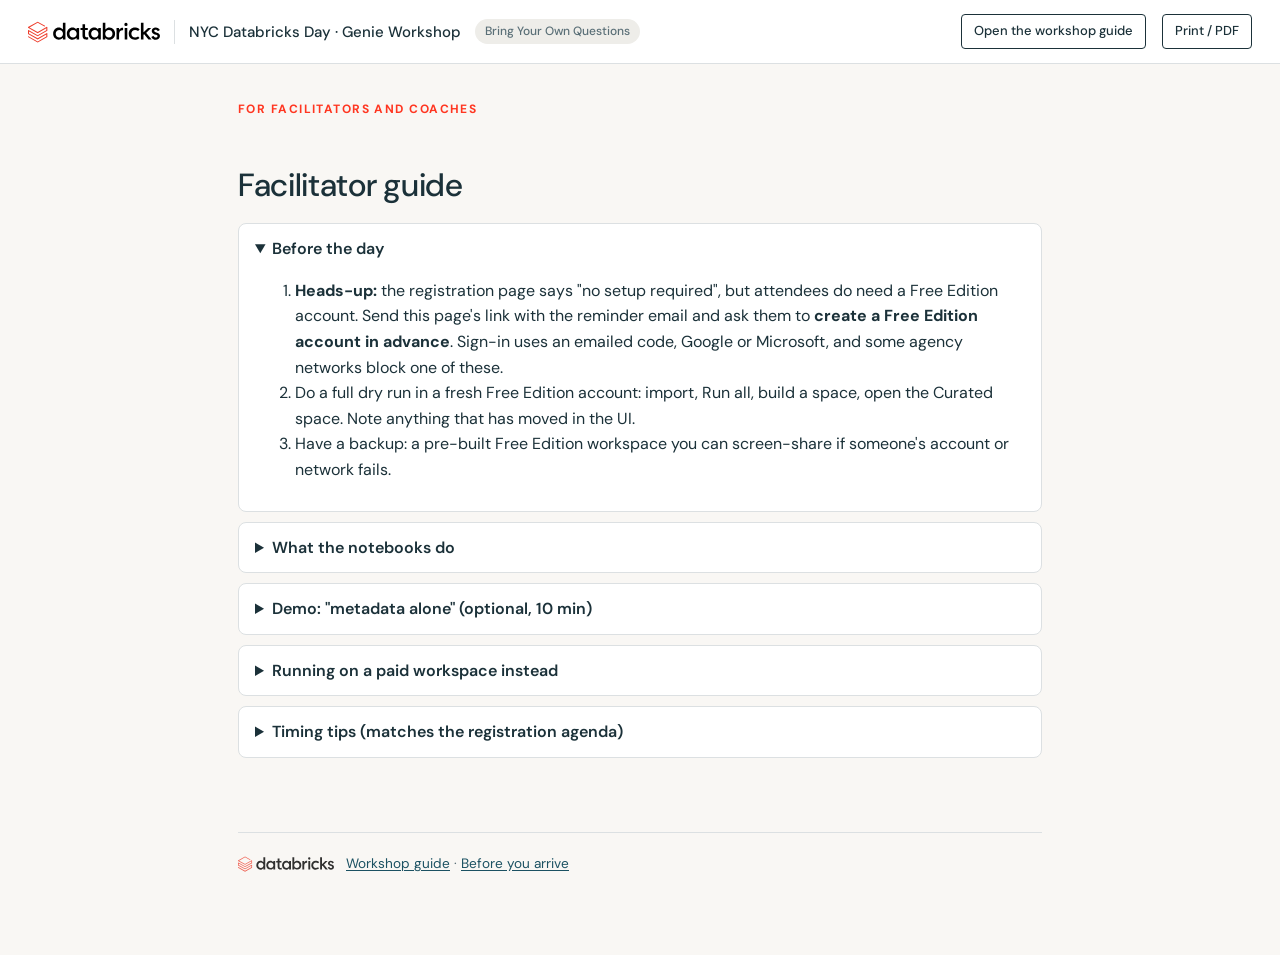
<file: site/facilitator.html>
<!doctype html>
<html lang="en">
<head>
<meta charset="utf-8">
<meta name="viewport" content="width=device-width, initial-scale=1">
<title>Facilitator guide · NYC Genie Workshop</title>
<link rel="icon" href="databricks-logo.svg">
<link rel="preconnect" href="https://fonts.googleapis.com">
<link rel="preconnect" href="https://fonts.gstatic.com" crossorigin>
<link href="https://fonts.googleapis.com/css2?family=DM+Mono:wght@400;500&family=DM+Sans:opsz,wght@9..40,400;9..40,500;9..40,600;9..40,700&display=swap" rel="stylesheet">
<link rel="stylesheet" href="styles.css">
</head>
<body class="subpage">
<header class="topbar">
  <a class="brand" href="./" style="text-decoration:none"><img src="databricks-logo.svg" alt="Databricks"><span class="divider"></span><span class="title">NYC Databricks Day · Genie Workshop</span><span class="pill">Bring Your Own Questions</span></a>
  <div class="top-actions"><a class="btn ghost sm" href="./">Open the workshop guide</a><button class="btn ghost sm" type="button" onclick="window.print()">Print / PDF</button></div>
</header>
<main class="single">
<p class="eyebrow">For facilitators and coaches</p>
<section id="facilitator">
  <h2>Facilitator guide</h2>
  <details class="faq" open><summary>Before the day</summary>
  <ol>
    <li><strong>Heads-up:</strong> the registration page says "no setup required", but attendees do need a Free Edition account. Send this page's link with the reminder email and ask them to <strong>create a Free Edition account in advance</strong>. Sign-in uses an emailed code, Google or Microsoft, and some agency networks block one of these.</li>
    <li>Do a full dry run in a fresh Free Edition account: import, Run all, build a space, open the Curated space. Note anything that has moved in the UI.</li>
    <li>Have a backup: a pre-built Free Edition workspace you can screen-share if someone's account or network fails.</li>
  </ol></details>
  <details class="faq"><summary>What the notebooks do</summary><p>Attendees run <strong>one</strong> dataset notebook (<code>genie_nyc_aging</code>, <code>genie_nyc_transit</code>, <code>genie_nyc_water</code> or <code>genie_nyc_dohmh</code>). They're generated from the all-in-one
  <a href="genie_byoq_nyc_workshop.py" download><code>genie_byoq_nyc_workshop.py</code></a> by <code>build_domain_notebooks.py</code>; the all-in-one builds all four datasets for a facilitator demo workspace. Each notebook auto-detects the catalog (<code>current_catalog()</code>, usually <code>workspace</code>) and the SQL warehouse. It builds 4 schemas, 29 tables and 4 metric views,
  creates a Starter space for each of the four domains, and runs every answer-key query as a self-test. <strong>Notebook 2</strong> (<code>genie_byoq_nyc_curated_spaces</code>) creates the four Curated answer-key spaces in about a minute. It's generated from notebook 1's answer key by <code>build_curated_notebook.py</code>, so the two always match. Notebook 1 widgets: <code>genie_spaces</code> (starter / both / curated / none),
  <code>metadata_level</code> (basic / rich), <code>share_with_group</code> (paid workspaces only). Re-running is safe: same seeds, same numbers, and spaces are updated in place by title.</p></details>
  <details class="faq"><summary>Demo: "metadata alone" (optional, 10 min)</summary><p>On your own workspace after Round 1, re-run with
  <code>metadata_level = rich</code> and <code>genie_spaces = none</code>. This rewrites the UC comments with usage rules
  (e.g. "never SUM arrears across months"). Re-ask the traps in an uncurated space: most now pass with no Genie instructions at all.</p></details>
  <details class="faq"><summary>Running on a paid workspace instead</summary><p>The same notebook works on any Unity Catalog workspace. Set <code>catalog</code> and <code>warehouse_id</code>, and optionally <code>share_with_group</code> to grant attendees
  <code>USE / SELECT / CREATE TABLE</code> on the schemas and CAN RUN on the spaces.</p></details>
  <details class="faq"><summary>Timing tips (matches the registration agenda)</summary><p>Get every laptop through <a href="./#setup">setup</a> during arrivals (8:30–9:00), while their notebook runs, point them at <a href="./#questions">Today's questions</a>: the questions are provided so the lab can start on time. Attendees who bring their own questions try them in the open lab (Lab 6) and download the list at the wrap-up. The notebook needs 5–10 minutes, and the 10:00 break is the last safe moment to start it.
  The 60-minute hands-on lab covers Labs 1–2, Round 1, and the core of Round 2 (instructions + trusted asset). If a table falls behind, skip Lab 2 and go straight from building the space to Round 1.
  The open lab (11:30–12:15) is self-paced: deeper curation, metric views, benchmarks or BYOQ. Lab 7 is the 12:15 wrap-up talk track.</p></details>
</section>

<footer><img src="databricks-logo.svg" alt="Databricks"><span><a href="./">Workshop guide</a> · <a href="setup.html">Before you arrive</a></span></footer>
</main>
</body>
</html>
</file>
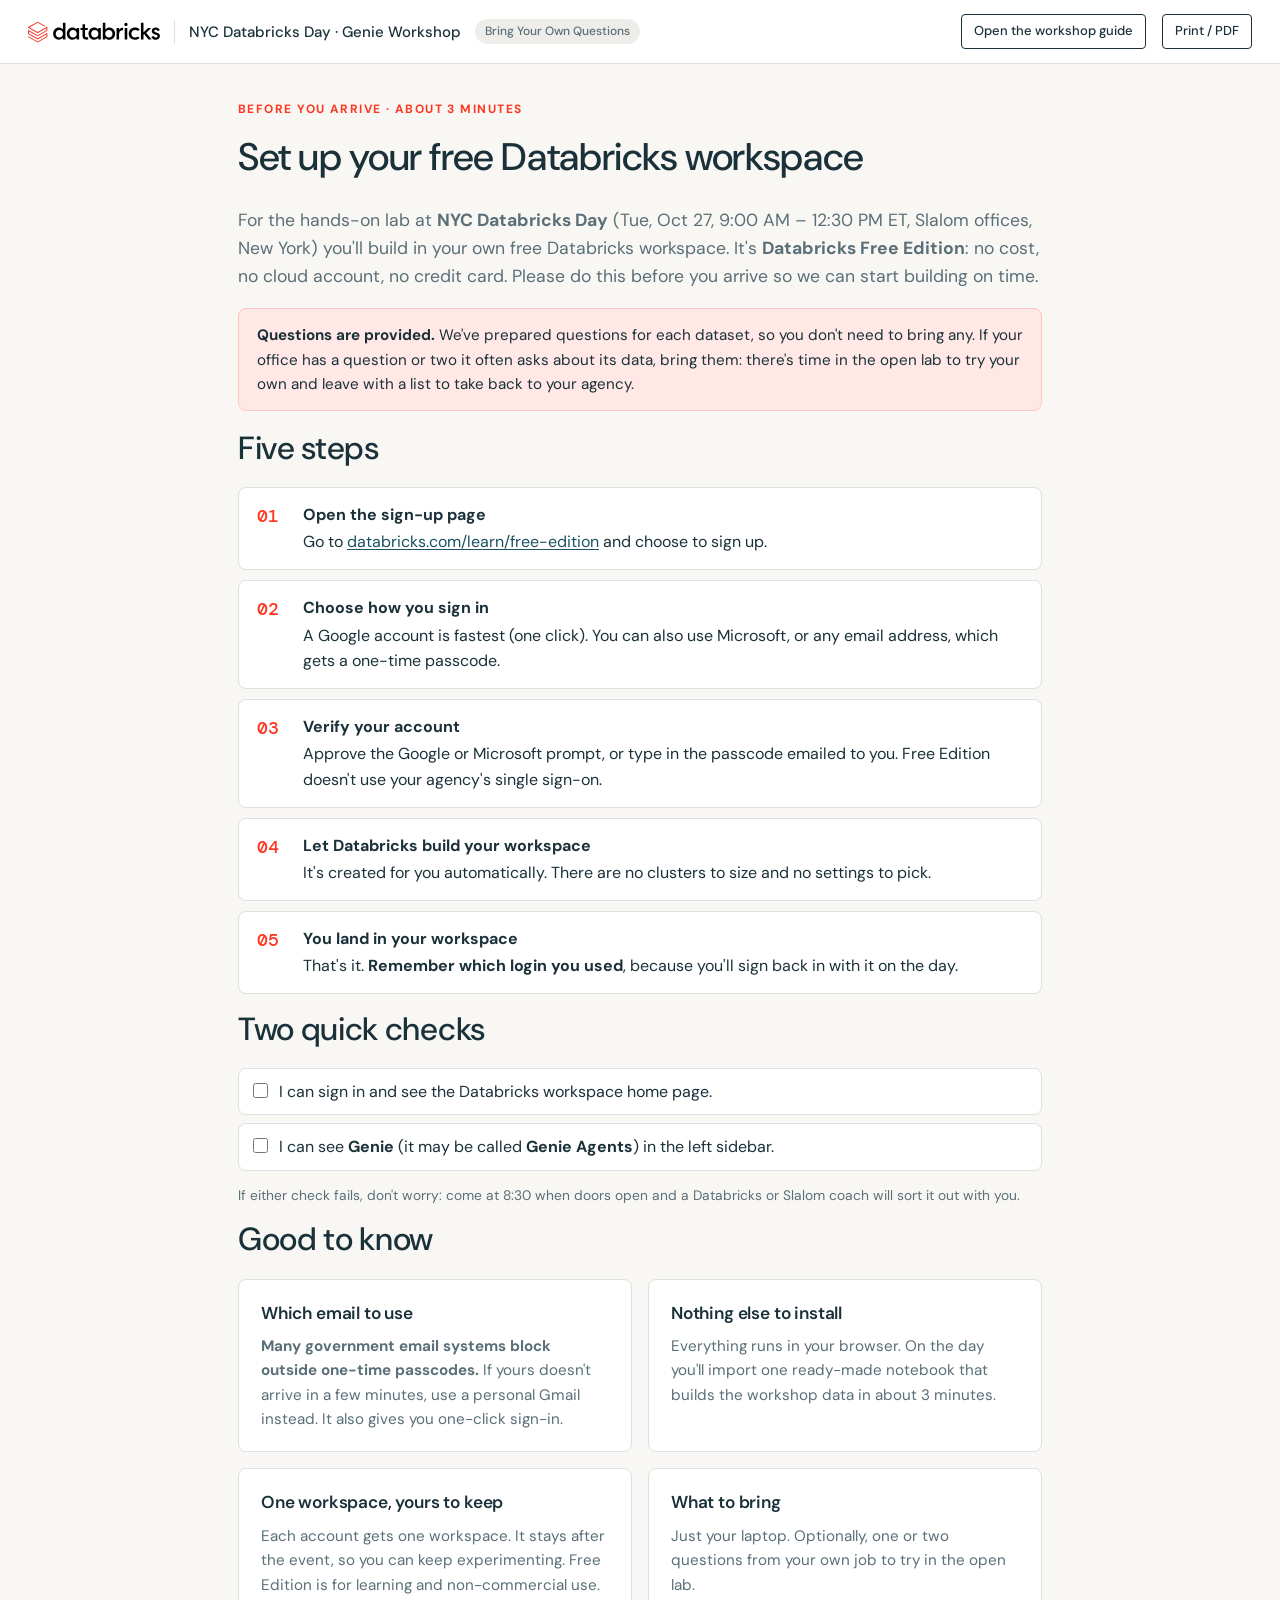
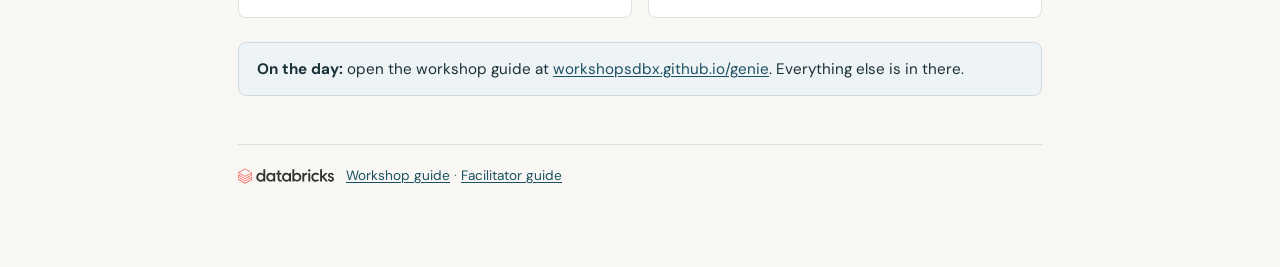
<file: site/setup.html>
<!doctype html>
<html lang="en">
<head>
<meta charset="utf-8">
<meta name="viewport" content="width=device-width, initial-scale=1">
<title>Before you arrive · NYC Genie Workshop</title>
<link rel="icon" href="databricks-logo.svg">
<link rel="preconnect" href="https://fonts.googleapis.com">
<link rel="preconnect" href="https://fonts.gstatic.com" crossorigin>
<link href="https://fonts.googleapis.com/css2?family=DM+Mono:wght@400;500&family=DM+Sans:opsz,wght@9..40,400;9..40,500;9..40,600;9..40,700&display=swap" rel="stylesheet">
<link rel="stylesheet" href="styles.css">
</head>
<body class="subpage">
<header class="topbar">
  <a class="brand" href="./" style="text-decoration:none"><img src="databricks-logo.svg" alt="Databricks"><span class="divider"></span><span class="title">NYC Databricks Day · Genie Workshop</span><span class="pill">Bring Your Own Questions</span></a>
  <div class="top-actions"><a class="btn ghost sm" href="./">Open the workshop guide</a><button class="btn ghost sm" type="button" onclick="window.print()">Print / PDF</button></div>
</header>
<main class="single">
<p class="eyebrow">Before you arrive · about 3 minutes</p>
<h1 style="font-size:2.4rem;font-weight:500;margin:.2em 0 .3em">Set up your free Databricks workspace</h1>
<p class="lead">For the hands-on lab at <strong>NYC Databricks Day</strong> (Tue, Oct 27, 9:00 AM – 12:30 PM ET, Slalom offices, New York) you'll build in your own free
Databricks workspace. It's <strong>Databricks Free Edition</strong>: no cost, no cloud account, no credit card. Please do this before you arrive so we can start building on time.</p>
<div class="callout tip"><strong>Questions are provided.</strong> We've prepared questions for each dataset, so you don't need to bring any.
If your office has a question or two it often asks about its data, bring them: there's time in the open lab to try your own and leave with a list to take back to your agency.</div>

<h2>Five steps</h2>
<ol class="big-steps">
  <li><strong>Open the sign-up page</strong>Go to <a href="https://www.databricks.com/learn/free-edition" target="_blank" rel="noopener">databricks.com/learn/free-edition</a> and choose to sign up.</li>
  <li><strong>Choose how you sign in</strong>A Google account is fastest (one click). You can also use Microsoft, or any email address, which gets a one-time passcode.</li>
  <li><strong>Verify your account</strong>Approve the Google or Microsoft prompt, or type in the passcode emailed to you. Free Edition doesn't use your agency's single sign-on.</li>
  <li><strong>Let Databricks build your workspace</strong>It's created for you automatically. There are no clusters to size and no settings to pick.</li>
  <li><strong>You land in your workspace</strong>That's it. <strong>Remember which login you used</strong>, because you'll sign back in with it on the day.</li>
</ol>

<h2>Two quick checks</h2>
<div class="checklist">
  <label><input type="checkbox"> I can sign in and see the Databricks workspace home page.</label>
  <label><input type="checkbox"> I can see <strong>Genie</strong> (it may be called <strong>Genie Agents</strong>) in the left sidebar.</label>
</div>
<p class="muted small">If either check fails, don't worry: come at 8:30 when doors open and a Databricks or Slalom coach will sort it out with you.</p>

<h2>Good to know</h2>
<div class="cards two">
  <div class="card"><h3>Which email to use</h3><p><strong>Many government email systems block outside one-time passcodes.</strong> If yours doesn't arrive in a few minutes, use a personal Gmail instead. It also gives you one-click sign-in.</p></div>
  <div class="card"><h3>Nothing else to install</h3><p>Everything runs in your browser. On the day you'll import one ready-made notebook that builds the workshop data in about 3 minutes.</p></div>
  <div class="card"><h3>One workspace, yours to keep</h3><p>Each account gets one workspace. It stays after the event, so you can keep experimenting. Free Edition is for learning and non-commercial use.</p></div>
  <div class="card"><h3>What to bring</h3><p>Just your laptop. Optionally, one or two questions from your own job to try in the open lab.</p></div>
</div>

<div class="callout info" style="margin-top:24px"><strong>On the day:</strong> open the workshop guide at <a href="./">workshopsdbx.github.io/genie</a>. Everything else is in there.</div>
<footer><img src="databricks-logo.svg" alt="Databricks"><span><a href="./">Workshop guide</a> · <a href="facilitator.html">Facilitator guide</a></span></footer>
</main>
</body>
</html>
</file>
<file: site/styles.css>
/* Databricks brand tokens (from databricks.com): DM Sans / DM Mono, Lava, Navy, Oat. */
:root {
  --lava: #FF3621; --lava-500: #FF5F46; --lava-700: #BD2B26; --lava-100: #FFE8E5;
  --navy: #1B3139; --navy-900: #0B2026; --navy-700: #143D4A; --teal: #1B5162; --teal-300: #618794;
  --slate: #5A6F77; --slate-300: #90A5B1; --line: #DCE0E2; --line-2: #EEEDE9;
  --oat: #F9F7F4; --oat-2: #EEEDE9; --white: #fff; --green: #00A972;
  --aging: #00A972; --transit: #FF5F46; --water: #1B5162; --health: #FFAB00;
  --radius: 8px; --sidebar: 256px; --header: 64px;
  font-family: "DM Sans", system-ui, -apple-system, "Segoe UI", sans-serif;
}
* { box-sizing: border-box; }
html { scroll-behavior: smooth; scroll-padding-top: calc(var(--header) + 16px); }
body { margin: 0; color: var(--navy); background: var(--oat); line-height: 1.6; font-size: 16px; -webkit-font-smoothing: antialiased; }
a { color: var(--teal); text-underline-offset: 2px; }
a:hover { color: var(--lava); }
code, pre, .mono { font-family: "DM Mono", ui-monospace, Menlo, monospace; }
code { font-size: .86em; background: var(--oat-2); color: var(--navy); padding: .1em .4em; border-radius: 4px; }
.muted { color: var(--slate); } .small { font-size: .86em; }
strong { font-weight: 700; }

/* ---------- header ---------- */
.topbar { position: sticky; top: 0; z-index: 20; height: var(--header); display: flex; align-items: center; justify-content: space-between;
  padding: 0 28px; background: var(--white); border-bottom: 1px solid var(--line); }
.brand { display: flex; align-items: center; gap: 14px; font-weight: 500; color: var(--navy); }
.brand img { height: 22px; display: block; }
.brand .divider { width: 1px; height: 24px; background: var(--line); }
.brand .title { font-size: 15px; }
.brand .pill { font-size: 12px; font-weight: 500; color: var(--slate); background: var(--oat-2); border-radius: 999px; padding: 3px 10px; }
.progress-wrap { display: flex; align-items: center; gap: 10px; font-size: 13px; color: var(--slate); }
.progress { width: 160px; height: 6px; background: var(--oat-2); border-radius: 3px; overflow: hidden; }
#progress-bar { height: 100%; width: 0; background: var(--lava); transition: width .3s; }

/* ---------- hero band ---------- */
.hero { background: var(--navy); color: var(--white); padding: 64px 28px 56px; position: relative; overflow: hidden; }
.hero::after { content: ""; position: absolute; right: -120px; top: -120px; width: 420px; height: 420px; border-radius: 50%;
  background: radial-gradient(circle, rgba(255,54,33,.28), rgba(255,54,33,0) 70%); pointer-events: none; }
.hero-inner { max-width: 1180px; margin: 0 auto; position: relative; z-index: 1; }
.hero .eyebrow { color: var(--lava-500); }
.hero h1 { color: var(--white); font-size: 3rem; font-weight: 500; line-height: 1.1; letter-spacing: -.02em; margin: .25em 0 .4em; max-width: 820px; }
.hero .lead { color: #C9D3D7; font-size: 1.15rem; max-width: 760px; }
.hero .lead strong { color: var(--white); }
.hero .cards .card { background: var(--navy-700); border-color: #2A4B57; color: var(--white); }
.hero .cards .card h3 { color: var(--white); }
.hero .cards .card p { color: #B5C3C9; }
.hero .callout.info { background: rgba(255,255,255,.06); border-color: #2A4B57; color: #DCE4E7; }
.hero .callout.info strong { color: var(--white); }
.hero-ctas { display: flex; gap: 12px; margin: 26px 0 8px; flex-wrap: wrap; }

/* ---------- layout ---------- */
.layout { display: flex; max-width: 1240px; margin: 0 auto; }
.sidebar { position: sticky; top: var(--header); height: calc(100vh - var(--header)); width: var(--sidebar); flex: none; overflow-y: auto; padding: 28px 12px 28px 24px; }
.sidebar .nav-label { font-size: 11px; font-weight: 700; letter-spacing: .1em; text-transform: uppercase; color: var(--slate-300); margin: 0 0 10px 8px; }
.sidebar a { display: flex; align-items: center; gap: 10px; padding: 7px 10px; color: var(--slate); text-decoration: none; font-size: 14.5px;
  border-radius: 6px; border-left: 2px solid transparent; }
.sidebar a:hover { background: var(--oat-2); color: var(--navy); }
.sidebar a.active { color: var(--navy); font-weight: 600; background: var(--white); border-left-color: var(--lava); }
.sidebar .stop { width: 22px; display: inline-flex; justify-content: center; flex: none; }
.sidebar .stop::before { content: ""; width: 6px; height: 6px; border-radius: 50%; background: var(--slate-300); }
.sidebar a.active .stop::before { background: var(--lava); }
main { flex: 1; min-width: 0; max-width: 940px; padding: 12px 40px 96px; }
section { padding: 40px 0 16px; border-bottom: 1px solid var(--line); }
section:last-of-type { border-bottom: none; }
h1, h2, h3, h4 { color: var(--navy); font-weight: 500; letter-spacing: -.01em; }
h2 { font-size: 2rem; line-height: 1.2; display: flex; align-items: center; gap: 14px; margin: .2em 0 .6em; }
h3 { font-size: 1.2rem; margin: 1.8em 0 .5em; font-weight: 600; }
h4 { margin: 0 0 .5em; font-weight: 600; }
.eyebrow { text-transform: uppercase; letter-spacing: .12em; font-size: 12px; font-weight: 700; color: var(--lava); margin: 0; }
.lead { font-size: 1.1rem; color: var(--slate); }
.goal { background: var(--white); border: 1px solid var(--line); border-left: 4px solid var(--lava); padding: 12px 16px; border-radius: var(--radius); }
.time { float: right; color: var(--slate); font-size: 13px; font-weight: 500; background: var(--oat-2); padding: 1px 10px; border-radius: 999px; }

/* lab number badges (all labs share one on-brand style) */
.bullet { display: inline-flex; align-items: center; justify-content: center; width: 40px; height: 40px; border-radius: 8px;
  background: var(--navy); color: var(--white); font-weight: 600; font-size: 18px; flex: none; vertical-align: middle; }
.lab h2 .bullet { background: var(--lava); }
.bullet.sm { width: 22px; height: 22px; font-size: 12px; border-radius: 5px; }
.sidebar .bullet.sm { background: var(--oat-2); color: var(--navy); }
.sidebar a.active .bullet.sm { background: var(--lava); color: var(--white); }

/* ---------- buttons ---------- */
.btn { display: inline-flex; align-items: center; gap: 8px; font: inherit; font-weight: 500; font-size: 15px; padding: 10px 20px; border-radius: 4px;
  border: 1px solid var(--lava); background: var(--lava); color: var(--white); cursor: pointer; text-decoration: none; }
.btn:hover { background: var(--lava-700); border-color: var(--lava-700); color: var(--white); }
.btn.ghost { background: transparent; color: var(--navy); border-color: var(--navy); }
.btn.ghost:hover { background: var(--navy); color: var(--white); }
.hero .btn.ghost { color: var(--white); border-color: #8FA4AC; }
.hero .btn.ghost:hover { background: var(--white); color: var(--navy); }

/* ---------- cards ---------- */
.cards { display: grid; gap: 16px; margin: 20px 0; }
.cards.three { grid-template-columns: repeat(3, 1fr); } .cards.two { grid-template-columns: repeat(2, 1fr); }
.card { background: var(--white); border: 1px solid var(--line); border-radius: var(--radius); padding: 20px 22px; }
.card h3 { margin: 0 0 .4em; font-size: 1.08rem; font-weight: 600; }
.card p, .card ul { margin: 0; color: var(--slate); font-size: .95em; }
.card ul { padding-left: 1.1em; } .card li { margin: .3em 0; }
.card.domain { border-top: 4px solid; }
.card.aging { border-top-color: var(--aging); } .card.transit { border-top-color: var(--transit); } .card.water { border-top-color: var(--teal-300); }

/* ---------- callouts ---------- */
.callout { padding: 14px 18px; border-radius: var(--radius); margin: 18px 0; font-size: .95em; border: 1px solid; }
.callout.info { background: #EEF3F5; border-color: #CDDAE5; }
.callout.tip { background: var(--lava-100); border-color: #FFC7BF; }

/* ---------- tables ---------- */
table { width: 100%; border-collapse: separate; border-spacing: 0; background: var(--white); border: 1px solid var(--line); border-radius: var(--radius); overflow: hidden; font-size: .93em; margin: 12px 0; }
th, td { text-align: left; padding: 11px 14px; border-bottom: 1px solid var(--line); vertical-align: top; }
th { background: var(--oat); font-weight: 600; font-size: 12px; text-transform: uppercase; letter-spacing: .06em; color: var(--slate); }
tr:last-child td { border-bottom: none; }
table.agenda td:first-child { font-family: "DM Mono", monospace; color: var(--slate); width: 72px; font-size: .9em; }
table.agenda td:nth-child(2) { white-space: nowrap; font-weight: 600; }
table.agenda .bullet.sm { margin-right: 6px; }
.trap { display: inline-block; margin-top: 4px; background: var(--lava-100); color: var(--lava-700); border-radius: 4px; padding: 0 7px; font-size: .88em; font-weight: 500; }
.trap::before { content: "⚠ "; }
.schema { color: var(--slate); }

/* ---------- tabs ---------- */
.tabs { margin: 16px 0; }
.tab-buttons { display: flex; gap: 4px; border-bottom: 1px solid var(--line); }
.tab-buttons button { border: none; background: none; padding: 10px 16px; font: inherit; font-weight: 500; color: var(--slate); cursor: pointer;
  border-bottom: 2px solid transparent; margin-bottom: -1px; }
.tab-buttons button:hover { color: var(--navy); }
.tab-buttons button.active { color: var(--navy); border-bottom-color: var(--lava); }
.tab-panel { display: none; padding-top: 8px; } .tab-panel.active { display: block; }

/* ---------- steps + checklists ---------- */
.steps { padding-left: 0; list-style: none; counter-reset: step; }
.steps li { counter-increment: step; position: relative; padding: 10px 14px 10px 50px; margin: 8px 0; background: var(--white); border: 1px solid var(--line); border-radius: var(--radius); }
.steps li::before { content: counter(step); position: absolute; left: 14px; top: 11px; width: 24px; height: 24px; border-radius: 50%;
  background: var(--oat-2); color: var(--navy); font-size: 12px; font-weight: 700; display: flex; align-items: center; justify-content: center; }
.steps li:has(input:checked)::before { background: var(--green); color: var(--white); content: "✓"; }
.steps label, .checklist label { display: block; position: relative; padding-left: 26px; cursor: pointer; }
.steps input, .checklist input { position: absolute; left: 0; top: 5px; margin: 0; accent-color: var(--lava); width: 15px; height: 15px; }
.checklist label { padding: 10px 14px 10px 40px; background: var(--white); border: 1px solid var(--line); border-radius: var(--radius); margin: 8px 0; }
.checklist input { left: 14px; top: 14px; }
label:has(input:checked), label:has(input:checked) strong { color: var(--slate-300); }

/* ---------- questions ---------- */
.qgrid { display: grid; grid-template-columns: repeat(3, 1fr); gap: 16px; }
.qcol { background: var(--white); border: 1px solid var(--line); border-top: 4px solid; border-radius: var(--radius); padding: 16px; }
.qcol.aging { border-top-color: var(--aging); } .qcol.transit { border-top-color: var(--transit); } .qcol.water { border-top-color: var(--teal-300); }
.q { position: relative; margin: 8px 0; padding: 9px 60px 9px 12px; background: var(--oat); border: 1px solid var(--line-2); border-radius: 6px; font-size: .93em; }
.q .copy { position: absolute; right: 6px; top: 6px; }
.trapcard { background: var(--white); border: 1px solid var(--line); border-left: 4px solid; border-radius: var(--radius); padding: 8px 18px 12px; margin: 14px 0; }
.trapcard .q { font-weight: 600; background: var(--oat); }
.trapcard.mech { border-left-color: var(--teal); } .trapcard.def { border-left-color: var(--lava); }
.kind { display: inline-block; font-size: 11px; font-weight: 700; text-transform: uppercase; letter-spacing: .08em; padding: 2px 8px; border-radius: 4px; vertical-align: 1px; }
.kind.mech { background: #E3EDF0; color: var(--teal); } .kind.def { background: var(--lava-100); color: var(--lava-700); }
details summary { cursor: pointer; font-weight: 600; color: var(--teal); }
details summary:hover { color: var(--lava); }
details[open] summary { margin-bottom: 6px; }
[data-ans] { font-variant-numeric: tabular-nums; }

/* ---------- code ---------- */
.codeblock { position: relative; margin: 8px 0 14px; }
.codeblock pre { margin: 0; background: var(--navy-900); color: #E4ECEF; padding: 16px 18px; padding-right: 72px; border-radius: var(--radius); overflow-x: auto;
  line-height: 1.55; font-size: 13px; white-space: pre-wrap; word-break: break-word; }
.copy { font-family: "DM Sans", sans-serif; border: 1px solid var(--line); background: var(--white); color: var(--slate); font-size: 12px; font-weight: 500;
  border-radius: 4px; padding: 3px 10px; cursor: pointer; }
.copy:hover { border-color: var(--navy); color: var(--navy); }
.codeblock .copy { position: absolute; top: 10px; right: 10px; background: var(--navy-700); border-color: #2A4B57; color: #C9D3D7; }
.codeblock .copy:hover { background: var(--lava); border-color: var(--lava); color: var(--white); }
.copy.done, .codeblock .copy.done { background: var(--green); color: var(--white); border-color: var(--green); }
.curate-item { background: var(--white); border: 1px solid var(--line); border-radius: var(--radius); padding: 12px 16px; margin: 12px 0; }
.curate-item .label { font-size: 11px; text-transform: uppercase; letter-spacing: .1em; color: var(--slate); font-weight: 700; }
.curate-item .title { font-weight: 600; margin: 2px 0 6px; }
.kv { display: grid; grid-template-columns: 110px 1fr; gap: 4px 10px; font-size: .9em; margin-bottom: 6px; }
.kv div:nth-child(odd) { color: var(--slate); }

/* ---------- scorecard ---------- */
.worksheet h4 { margin-top: 1.6em; }
table.score td.cell { text-align: center; cursor: pointer; width: 150px; user-select: none; font-size: 1.1em; }
table.score td.cell:hover { background: var(--oat); }

/* ---------- byoq ---------- */
.byoq-card { background: var(--white); border: 1px solid var(--line); border-top: 4px solid var(--lava); border-radius: var(--radius); padding: 14px 18px; margin: 14px 0; }
.byoq-card .row { display: grid; grid-template-columns: 1fr 1fr; gap: 12px; }
.byoq-card label { display: block; font-size: 11px; font-weight: 700; color: var(--slate); text-transform: uppercase; letter-spacing: .08em; margin: 8px 0 4px; }
.byoq-card input, .byoq-card textarea, .byoq-card select { width: 100%; font: inherit; font-size: .93em; padding: 8px 10px; border: 1px solid var(--line); border-radius: 4px; background: var(--white); color: var(--navy); }
.byoq-card input:focus, .byoq-card textarea:focus, .byoq-card select:focus { outline: 2px solid var(--lava-100); border-color: var(--lava); }
.byoq-card textarea { min-height: 56px; resize: vertical; }
.byoq-card .head { display: flex; justify-content: space-between; align-items: center; }
.byoq-card .rm { border: none; background: none; color: var(--slate); cursor: pointer; font: inherit; font-size: .88em; }
.byoq-card .rm:hover { color: var(--lava); }
.btnrow { display: flex; gap: 10px; margin: 12px 0 22px; }

.faq { background: var(--white); border: 1px solid var(--line); border-radius: var(--radius); padding: 12px 16px; margin: 10px 0; }
.faq summary { color: var(--navy); }
.cfg-missing { color: var(--slate-300); font-style: italic; text-decoration: none; pointer-events: none; }
footer { margin-top: 48px; padding-top: 20px; border-top: 1px solid var(--line); color: var(--slate); font-size: .85em; display: flex; align-items: center; gap: 12px; }
footer img { height: 16px; opacity: .8; }

@media (max-width: 1000px) {
  .sidebar { display: none; } main { padding: 8px 20px 64px; }
  .hero { padding: 44px 20px 40px; } .hero h1 { font-size: 2.2rem; }
  .cards.three, .cards.two, .qgrid { grid-template-columns: 1fr; }
  .byoq-card .row { grid-template-columns: 1fr; }
  .brand .pill, .progress-wrap .progress { display: none; }
}
@media print {
  .topbar, .sidebar, .copy, .btnrow, .hero-ctas { display: none !important; }
  .hero { background: none; color: var(--navy); padding: 0; } .hero h1, .hero .lead, .hero .card h3, .hero .card p { color: var(--navy) !important; }
  .hero .cards .card { background: #fff; }
  .tab-panel { display: block !important; } .tab-buttons { display: none; }
  main { max-width: none; padding: 0; } section { break-inside: avoid-page; }
}
.hero .cards .card.aging { border-top-color: var(--aging); } .hero .cards .card.transit { border-top-color: var(--transit); }
.hero .cards .card.water { border-top-color: var(--teal-300); }

/* setup + build helpers */
.catalog-box { background: var(--white); border: 1px solid var(--line); border-left: 4px solid var(--lava); border-radius: var(--radius); padding: 14px 18px; margin: 16px 0; }
.catalog-box label { display: block; font-size: 11px; font-weight: 700; color: var(--slate); text-transform: uppercase; letter-spacing: .08em; margin-bottom: 6px; }
.catalog-row { display: flex; gap: 10px; }
.catalog-row input { flex: 1; max-width: 320px; font-family: "DM Mono", monospace; font-size: 15px; padding: 8px 10px; border: 1px solid var(--line); border-radius: 4px; color: var(--navy); }
.catalog-row input:focus { outline: 2px solid var(--lava-100); border-color: var(--lava); }
.catalog-row .btn { padding: 7px 16px; }
.chips code { display: inline-block; margin: 0 4px 6px 0; background: var(--white); border: 1px solid var(--line); padding: 3px 9px; }
#nb-url { word-break: break-all; }

.phase { margin: 28px 0 0; padding: 8px 12px; background: var(--navy); color: #C9D3D7; border-radius: 6px; font-size: 13px; }
.phase span { color: var(--white); font-weight: 700; text-transform: uppercase; letter-spacing: .08em; font-size: 11px; margin-right: 6px; }
.agenda tr.lab-row td { background: #FFF6F4; }
.agenda .slot { font-family: "DM Mono", monospace; color: var(--slate); white-space: nowrap; }
.when { display: inline-block; font-size: 12px; font-weight: 600; color: var(--lava-700); background: var(--lava-100); border-radius: 999px; padding: 1px 10px; margin-left: 6px; vertical-align: middle; }
table.agenda td.slot { width: 128px; font-size: .88em; }
table.agenda td:nth-child(2) { white-space: normal; width: 34%; }

/* BYOQ export */
.byoq-meta { display: grid; grid-template-columns: repeat(3, 1fr); gap: 12px; background: var(--white); border: 1px solid var(--line); border-radius: var(--radius); padding: 12px 18px 16px; margin: 14px 0; }
.byoq-meta label { display: block; font-size: 11px; font-weight: 700; color: var(--slate); text-transform: uppercase; letter-spacing: .08em; margin: 4px 0 4px; }
.byoq-meta input { width: 100%; font: inherit; font-size: .93em; padding: 8px 10px; border: 1px solid var(--line); border-radius: 4px; color: var(--navy); }
.byoq-meta input:focus { outline: 2px solid var(--lava-100); border-color: var(--lava); }
.export-box { display: flex; justify-content: space-between; align-items: center; gap: 16px; flex-wrap: wrap; background: var(--navy); color: var(--white);
  border-radius: var(--radius); padding: 16px 20px; margin: 8px 0 10px; }
.export-box p { margin: 2px 0 0; color: #B5C3C9; }
.export-btns { display: flex; gap: 10px; flex-wrap: wrap; }
.export-box .btn.ghost { color: var(--white); border-color: #8FA4AC; }
.export-box .btn.ghost:hover { background: var(--white); color: var(--navy); }
@media (max-width: 1000px) { .byoq-meta { grid-template-columns: 1fr; } }

/* 4th domain (DOHMH) */
.cards.four { grid-template-columns: repeat(4, 1fr); }
.card.health, .hero .cards .card.health { border-top-color: var(--health); }
.qcol.health { border-top-color: var(--health); }
.qgrid { grid-template-columns: repeat(2, 1fr); }
@media (max-width: 1000px) { .cards.four { grid-template-columns: 1fr; } .qgrid { grid-template-columns: 1fr; } }

/* top actions, dataset picker, feedback */
.top-actions { display: flex; align-items: center; gap: 16px; }
.btn.sm { padding: 6px 12px; font-size: 13px; }
.domain-picker { display: grid; grid-template-columns: repeat(4, 1fr); gap: 10px; margin: 12px 0 8px; }
.domain-picker button { text-align: left; font: inherit; background: var(--white); border: 1px solid var(--line); border-radius: var(--radius);
  padding: 10px 12px; cursor: pointer; color: var(--navy); }
.domain-picker button strong { display: block; font-size: 14px; }
.domain-picker button span { display: block; font-size: 12px; color: var(--slate); margin-top: 2px; }
.domain-picker button:hover { border-color: var(--navy); }
.domain-picker button.active { border: 2px solid var(--lava); background: var(--lava-100); padding: 9px 11px; }
.nb-download { margin: 6px 0; } .nb-download .btn { padding: 8px 16px; }
.feedback-box { display: flex; gap: 28px; align-items: center; background: var(--white); border: 1px solid var(--line); border-top: 4px solid var(--lava);
  border-radius: var(--radius); padding: 20px 24px; }
.feedback-box .lead { margin-top: 0; }
.qr { margin: 0; text-align: center; flex: none; }
.qr img { display: block; width: 200px; height: 200px; }
.qr figcaption { font-size: 12px; color: var(--slate); margin-top: 4px; }
@media (max-width: 1000px) { .domain-picker { grid-template-columns: 1fr 1fr; } .feedback-box { flex-direction: column; } }
@media print {
  .top-actions, .domain-picker, .nb-download, .byoq-card .rm, #byoq-add, .export-box .export-btns { display: none !important; }
  .feedback-box { break-inside: avoid; }
  a[href^="http"]:not(.btn)::after { content: " (" attr(href) ")"; font-size: .8em; color: var(--slate); }
}

/* Round 1 tags */
.q[data-qid]::before { content: attr(data-qid); display: inline-block; min-width: 28px; margin-right: 8px; padding: 0 6px; border-radius: 4px;
  background: var(--navy); color: var(--white); font-size: 11px; font-weight: 700; text-align: center; letter-spacing: .04em; vertical-align: 1px; }
.qid-chip { display: inline-block; min-width: 28px; padding: 0 6px; border-radius: 4px; background: var(--navy); color: var(--white); font-size: 11px; font-weight: 700; text-align: center; }
.raw { margin: 6px 0 8px; font-size: .92em; }
.raw span, .raw-chip { display: inline-block; font-size: 11px; font-weight: 700; text-transform: uppercase; letter-spacing: .06em; padding: 2px 8px; border-radius: 4px; margin-right: 6px; }
.raw.ok span, .raw-chip.ok { background: #E1F5EC; color: #007A52; }
.raw.bad span, .raw-chip.bad { background: var(--lava-100); color: var(--lava-700); }
.legend { display: flex; flex-wrap: wrap; gap: 8px 22px; background: var(--white); border: 1px solid var(--line); border-radius: var(--radius); padding: 10px 14px; font-size: .9em; color: var(--slate); }

/* sub-pages (setup, facilitator) */
.subpage main.single { max-width: 860px; margin: 0 auto; padding: 36px 28px 80px; }
.subpage .steps li { padding-left: 54px; }
.big-steps { list-style: none; padding: 0; counter-reset: bs; }
.big-steps li { counter-increment: bs; position: relative; background: var(--white); border: 1px solid var(--line); border-radius: var(--radius); padding: 14px 18px 14px 64px; margin: 10px 0; }
.big-steps li::before { content: counter(bs, decimal-leading-zero); position: absolute; left: 18px; top: 14px; font-family: "DM Mono", monospace; font-weight: 500; color: var(--lava); font-size: 18px; }
.big-steps li > strong:first-child { display: block; margin-bottom: 2px; }

/* BYOQ threads */
.qid-chip.own { background: var(--lava); }
.your-turn { background: var(--white); border: 1px solid var(--line); border-left: 4px solid var(--lava); border-radius: var(--radius); padding: 4px 18px 8px; margin: 22px 0; }
.your-turn h3 { margin-top: 14px; }

/* today's questions */
.tab-panel[data-qlist].active { display: grid; grid-template-columns: 1fr 1.6fr; gap: 16px; }
.qlist { background: var(--white); border: 1px solid var(--line); border-radius: var(--radius); padding: 14px 18px; }
.qlist h4 { font-size: 12px; text-transform: uppercase; letter-spacing: .08em; color: var(--slate); margin-bottom: 8px; }
.qlist ol { margin: 0; padding-left: 1.2em; } .qlist ol.ids { list-style: none; padding-left: 0; }
.qlist li { margin: 6px 0; font-size: .95em; }
@media (max-width: 1000px) { .tab-panel[data-qlist].active { grid-template-columns: 1fr; } }

/* make dataset tabs obvious */
.tab-buttons { align-items: center; }
.tab-label { font-size: 12px; font-weight: 700; text-transform: uppercase; letter-spacing: .08em; color: var(--slate); margin-right: 6px; }
.panel-banner { margin: 14px 0 0; padding: 8px 12px; background: var(--oat-2); border-radius: 6px; font-size: .9em; color: var(--slate); }
.panel-banner strong { color: var(--navy); }
</file>
